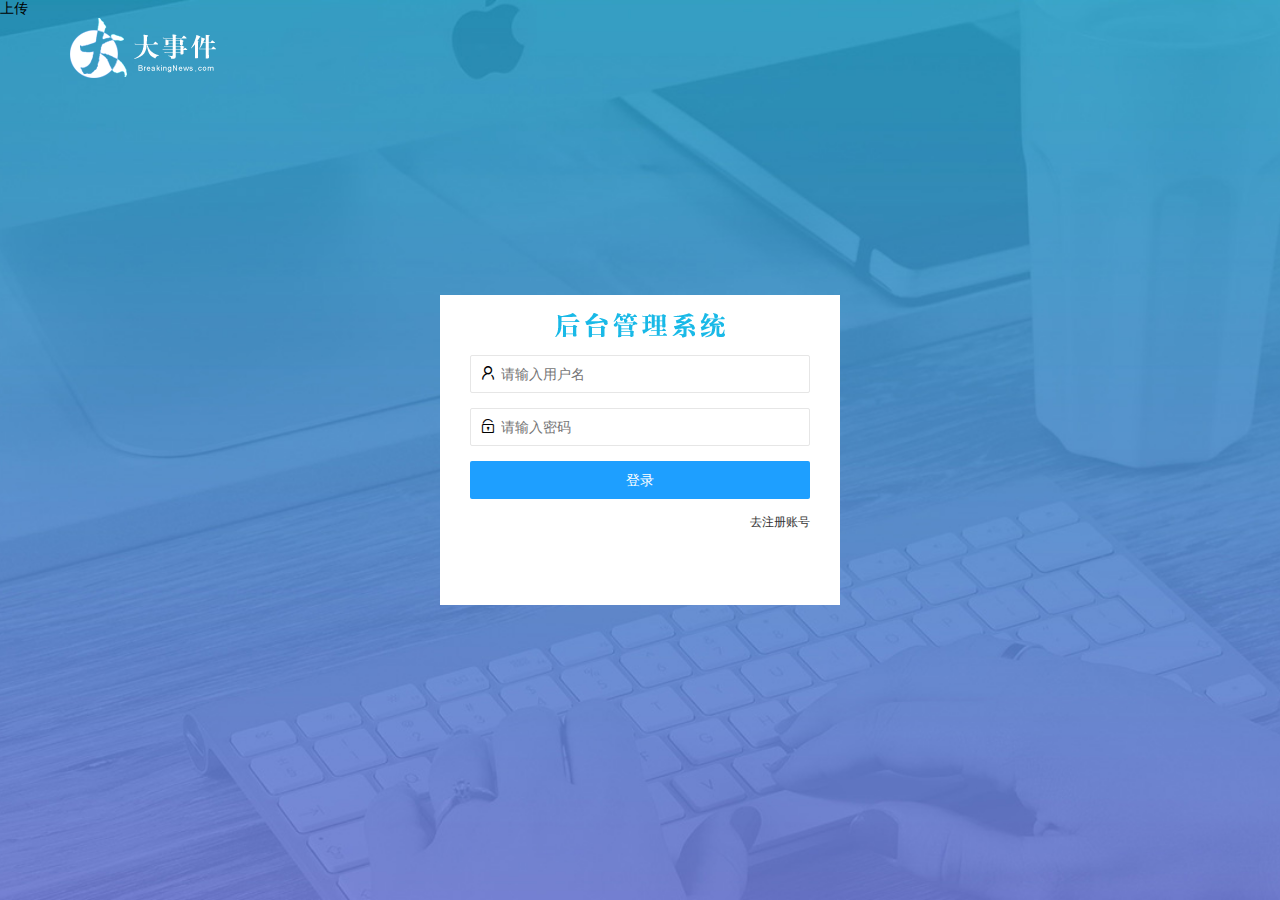
<file: login.html>
<!DOCTYPE html>上传
<html lang="en">

<head>
    <meta charset="UTF-8">
    <meta http-equiv="X-UA-Compatible" content="IE=edge">
    <meta name="viewport" content="width=device-width, initial-scale=1.0">
    <title>Document</title>
    <link rel="stylesheet" href="assets/css/login.css">
    <link rel="stylesheet" href="assets/lib/layui/css/layui.css">
</head>

<body>
    <div class="layui-main">
        <img src="assets/images/logo.png" alt="" />
    </div>
    <div class="loginAndRegBox">
        <div class="title-box"></div>
        <!-- 登录div -->
        <div class="login-box">
            <form class="layui-form" action="" id="form-login">
                <!-- 用户名 -->
                <div class="layui-form-item">
                    <i class="layui-icon layui-icon-username"></i>
                    <input type="text" name="username" required lay-verify="required" placeholder="请输入用户名"
                        autocomplete="off" class="layui-input" id="liang">
                </div>
                <!-- 密码 -->
                <div class="layui-form-item">
                    <i class="layui-icon layui-icon-password"></i>
                    <input type="password" name="password" required lay-verify="required|pwd" placeholder="请输入密码"
                        autocomplete="off" class="layui-input" id="wen">
                </div>
                <!-- 按钮 -->
                <div class="layui-form-item">
                    <button class="layui-btn layui-btn-fluid  layui-btn-normal" lay-submit
                        lay-filter="formDemo">登录</button>
                </div>
                <div class="layui-form-item link">
                    <a href="javascript:;" id="link-reg">去注册账号</a>
                </div>
            </form>
        </div>
        <!-- 注册div -->
        <div class="reg-box">
            <form class="layui-form" action="" id="form-reg">
                <!-- 用户名 -->
                <div class="layui-form-item">
                    <i class="layui-icon layui-icon-username"></i>
                    <input type="text" name="username" required lay-verify="required" placeholder="请输入用户名"
                        autocomplete="off" class="layui-input">
                </div>
                <!-- 密码 -->
                <div class="layui-form-item">
                    <i class="layui-icon layui-icon-password"></i>
                    <input type="password" name="password" required lay-verify="required|pwd" placeholder="请输入密码"
                        autocomplete="off" class="layui-input">
                </div>
                <!-- 确认密码 -->
                <div class="layui-form-item">
                    <i class="layui-icon layui-icon-password"></i>
                    <input type="password" name="repassword" required lay-verify="required|pwd|repwd" placeholder="请输入密码"
                        autocomplete="off" class="layui-input">
                </div>
                <!-- 按钮 -->
                <div class="layui-form-item">
                    <button class="layui-btn layui-btn-fluid  layui-btn-normal" lay-submit
                        lay-filter="formDemo">注册</button>
                </div>
                <div class="layui-form-item link">
                    <a href="javascript:;" id="link-login">去登录</a>
                </div>
            </form>
        </div>
    </div>
    <script src="assets/lib/layui/layui.all.js"></script>
    <script src="/assets/lib/jquery.js"></script>
    <script src="/assets/js/bseAPI.js"></script>
    <script src="/assets/js/login.js"></script>
</body>

</html>
</file>
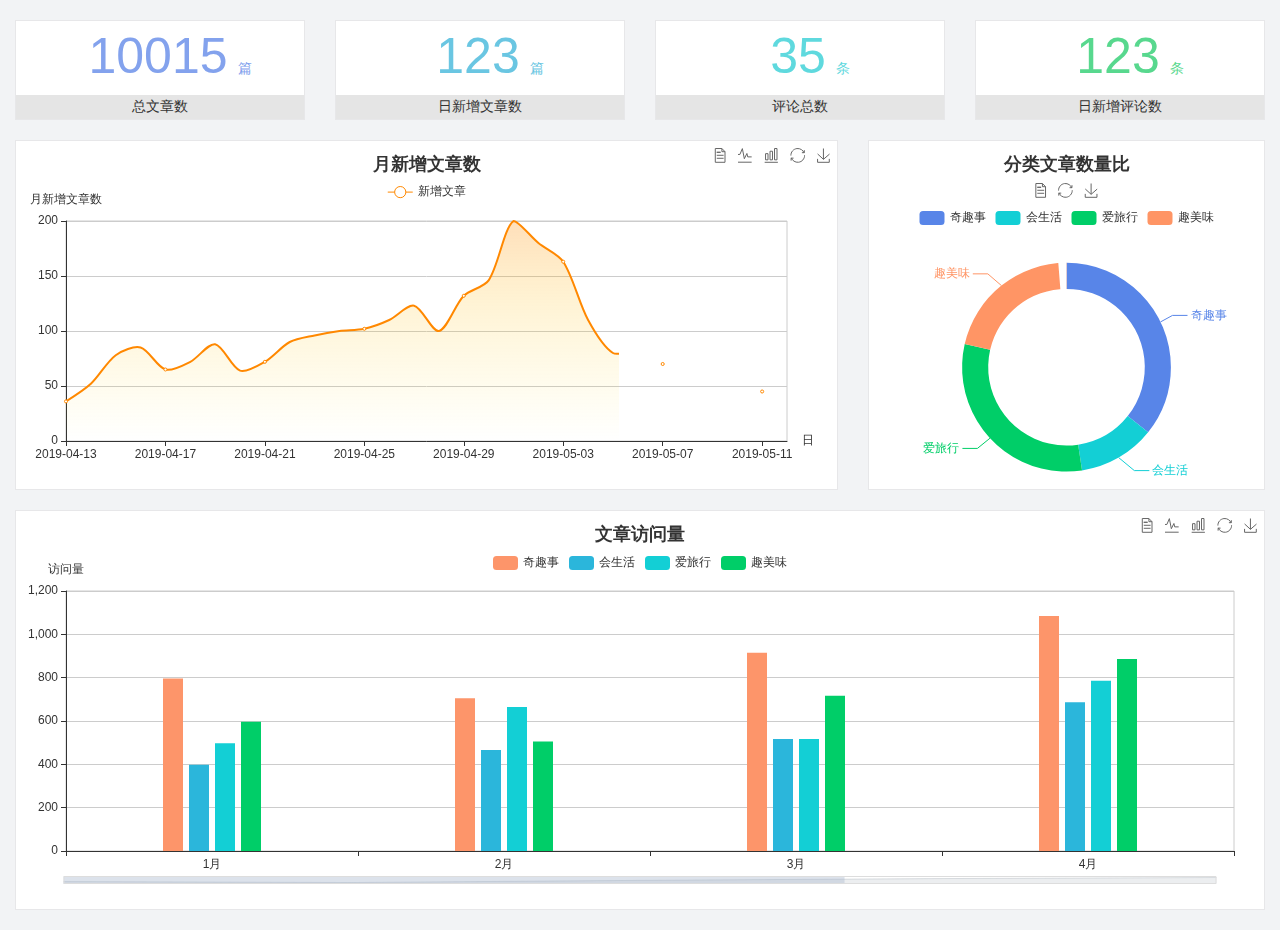
<file: home/dashboard.html>
<!DOCTYPE html>
<html lang="en">

<head>
  <meta charset="UTF-8">
  <meta name="viewport" content="width=device-width, initial-scale=1.0">
  <meta http-equiv="X-UA-Compatible" content="ie=edge">
  <title>图表统计</title>
  <link rel="stylesheet" href="../../assets/lib/bootstrap.css" />
  <link rel="stylesheet" href="../../assets/lib/main.css" />
  <script src="../../assets/lib/jquery.js"></script>
  <script type="text/javascript" src="../../assets/lib/echarts.min.js"></script>
</head>

<body>
  <div class="container-fluid">
    <div class="row spannel_list">
      <div class="col-sm-3 col-xs-6">
        <div class="spannel">
          <em>10015</em><span>篇</span>
          <b>总文章数</b>
        </div>
      </div>
      <div class="col-sm-3 col-xs-6">
        <div class="spannel scolor01">
          <em>123</em><span>篇</span>
          <b>日新增文章数</b>
        </div>
      </div>
      <div class="col-sm-3 col-xs-6">
        <div class="spannel scolor02">
          <em>35</em><span>条</span>
          <b>评论总数</b>
        </div>
      </div>
      <div class="col-sm-3 col-xs-6">
        <div class="spannel scolor03">
          <em>123</em><span>条</span>
          <b>日新增评论数</b>
        </div>
      </div>
    </div>
  </div>

  <div class="container-fluid">
    <div class="row curve-pie">
      <div class="col-lg-8 col-md-8">
        <div class="gragh_pannel" id="curve_show"></div>
      </div>
      <div class="col-lg-4 col-md-4">
        <div class="gragh_pannel" id="pie_show"></div>
      </div>
    </div>
  </div>

  <div class="container-fluid">
    <div class="column_pannel" id="column_show"></div>
  </div>

  <script>
    var oChart = echarts.init(document.getElementById('curve_show'));
    var aList_all = [
      { 'count': 36, 'date': '2019-04-13' },
      { 'count': 52, 'date': '2019-04-14' },
      { 'count': 78, 'date': '2019-04-15' },
      { 'count': 85, 'date': '2019-04-16' },
      { 'count': 65, 'date': '2019-04-17' },
      { 'count': 72, 'date': '2019-04-18' },
      { 'count': 88, 'date': '2019-04-19' },
      { 'count': 64, 'date': '2019-04-20' },
      { 'count': 72, 'date': '2019-04-21' },
      { 'count': 90, 'date': '2019-04-22' },
      { 'count': 96, 'date': '2019-04-23' },
      { 'count': 100, 'date': '2019-04-24' },
      { 'count': 102, 'date': '2019-04-25' },
      { 'count': 110, 'date': '2019-04-26' },
      { 'count': 123, 'date': '2019-04-27' },
      { 'count': 100, 'date': '2019-04-28' },
      { 'count': 132, 'date': '2019-04-29' },
      { 'count': 146, 'date': '2019-04-30' },
      { 'count': 200, 'date': '2019-05-01' },
      { 'count': 180, 'date': '2019-05-02' },
      { 'count': 163, 'date': '2019-05-03' },
      { 'count': 110, 'date': '2019-05-04' },
      { 'count': 80, 'date': '2019-05-05' },
      { 'count': 82, 'date': '2019-05-06' },
      { 'count': 70, 'date': '2019-05-07' },
      { 'count': 65, 'date': '2019-05-08' },
      { 'count': 54, 'date': '2019-05-09' },
      { 'count': 40, 'date': '2019-05-10' },
      { 'count': 45, 'date': '2019-05-11' },
      { 'count': 38, 'date': '2019-05-12' },
    ];

    let aCount = [];
    let aDate = [];

    for (var i = 0; i < aList_all.length; i++) {
      aCount.push(aList_all[i].count);
      aDate.push(aList_all[i].date);
    }

    var chartopt = {
      title: {
        text: '月新增文章数',
        left: 'center',
        top: '10'
      },
      tooltip: {
        trigger: 'axis'
      },
      legend: {
        data: ['新增文章'],
        top: '40'
      },
      toolbox: {
        show: true,
        feature: {
          mark: { show: true },
          dataView: { show: true, readOnly: false },
          magicType: { show: true, type: ['line', 'bar'] },
          restore: { show: true },
          saveAsImage: { show: true }
        }
      },
      calculable: true,
      xAxis: [
        {
          name: '日',
          type: 'category',
          boundaryGap: false,
          data: aDate
        }
      ],
      yAxis: [
        {
          name: '月新增文章数',
          type: 'value'
        }
      ],
      series: [
        {
          name: '新增文章',
          type: 'line',
          smooth: true,
          itemStyle: { normal: { areaStyle: { type: 'default' }, color: '#f80' }, lineStyle: { color: '#f80' } },
          data: aCount
        }],
      areaStyle: {
        normal: {
          color: new echarts.graphic.LinearGradient(0, 0, 0, 1, [{
            offset: 0,
            color: 'rgba(255,136,0,0.39)'
          }, {
            offset: .34,
            color: 'rgba(255,180,0,0.25)'
          }, {
            offset: 1,
            color: 'rgba(255,222,0,0.00)'
          }])

        }
      },
      grid: {
        show: true,
        x: 50,
        x2: 50,
        y: 80,
        height: 220
      }
    };

    oChart.setOption(chartopt);


    var oPie = echarts.init(document.getElementById('pie_show'));
    var oPieopt =
    {
      title: {
        top: 10,
        text: '分类文章数量比',
        x: 'center'
      },
      tooltip: {
        trigger: 'item',
        formatter: "{a} <br/>{b} : {c} ({d}%)"
      },
      color: ['#5885e8', '#13cfd5', '#00ce68', '#ff9565'],
      legend: {
        x: 'center',
        top: 65,
        data: ['奇趣事', '会生活', '爱旅行', '趣美味']
      },
      toolbox: {
        show: true,
        x: 'center',
        top: 35,
        feature: {
          mark: { show: true },
          dataView: { show: true, readOnly: false },
          magicType: {
            show: true,
            type: ['pie', 'funnel'],
            option: {
              funnel: {
                x: '25%',
                width: '50%',
                funnelAlign: 'left',
                max: 1548
              }
            }
          },
          restore: { show: true },
          saveAsImage: { show: true }
        }
      },
      calculable: true,
      series: [
        {
          name: '访问来源',
          type: 'pie',
          radius: ['45%', '60%'],
          center: ['50%', '65%'],
          data: [
            { value: 300, name: '奇趣事' },
            { value: 100, name: '会生活' },
            { value: 260, name: '爱旅行' },
            { value: 180, name: '趣美味' }
          ]
        }
      ]
    };
    oPie.setOption(oPieopt);



    var oColumn = this.echarts.init(document.getElementById('column_show'));
    var oColumnopt =
    {
      title: {
        text: '文章访问量',
        left: 'center',
        top: '10'
      },
      tooltip: {
        trigger: 'axis'
      },
      legend: {
        data: ['奇趣事', '会生活', '爱旅行', '趣美味'],
        top: '40'
      },
      toolbox: {
        show: true,
        feature: {
          mark: { show: true },
          dataView: { show: true, readOnly: false },
          magicType: { show: true, type: ['line', 'bar'] },
          restore: { show: true },
          saveAsImage: { show: true }
        }
      },
      calculable: true,
      xAxis: [
        {
          type: 'category',
          data: ['1月', '2月', '3月', '4月', '5月']
        }
      ],
      yAxis: [
        {
          name: '访问量',
          type: 'value'
        }
      ],
      series: [
        {
          name: '奇趣事',
          type: 'bar',
          barWidth: 20,
          itemStyle: {
            normal: { areaStyle: { type: 'default' }, color: '#fd956a' }
          },
          data: [800, 708, 920, 1090, 1200]
        },
        {
          name: '会生活',
          type: 'bar',
          barWidth: 20,
          itemStyle: {
            normal: { areaStyle: { type: 'default' }, color: '#2bb6db' }
          },
          data: [400, 468, 520, 690, 800]
        },
        {
          name: '爱旅行',
          type: 'bar',
          barWidth: 20,
          itemStyle: {
            normal: { areaStyle: { type: 'default' }, color: '#13cfd5' }
          },
          data: [500, 668, 520, 790, 900]
        },
        {
          name: '趣美味',
          type: 'bar',
          barWidth: 20,
          itemStyle: {
            normal: { areaStyle: { type: 'default' }, color: '#00ce68' }
          },
          data: [600, 508, 720, 890, 1000]
        }
      ],
      grid: {
        show: true,
        x: 50,
        x2: 30,
        y: 80,
        height: 260
      },
      dataZoom: [//给x轴设置滚动条
        {
          start: 0,//默认为0
          end: 100 - 1000 / 31,//默认为100
          type: 'slider',
          show: true,
          xAxisIndex: [0],
          handleSize: 0,//滑动条的 左右2个滑动条的大小
          height: 8,//组件高度
          left: 45, //左边的距离
          right: 50,//右边的距离
          bottom: 26,//右边的距离
          handleColor: '#ddd',//h滑动图标的颜色
          handleStyle: {
            borderColor: "#cacaca",
            borderWidth: "1",
            shadowBlur: 2,
            background: "#ddd",
            shadowColor: "#ddd",
          }
        }]
    };
    oColumn.setOption(oColumnopt);
  </script>
</body>

</html>
</file>
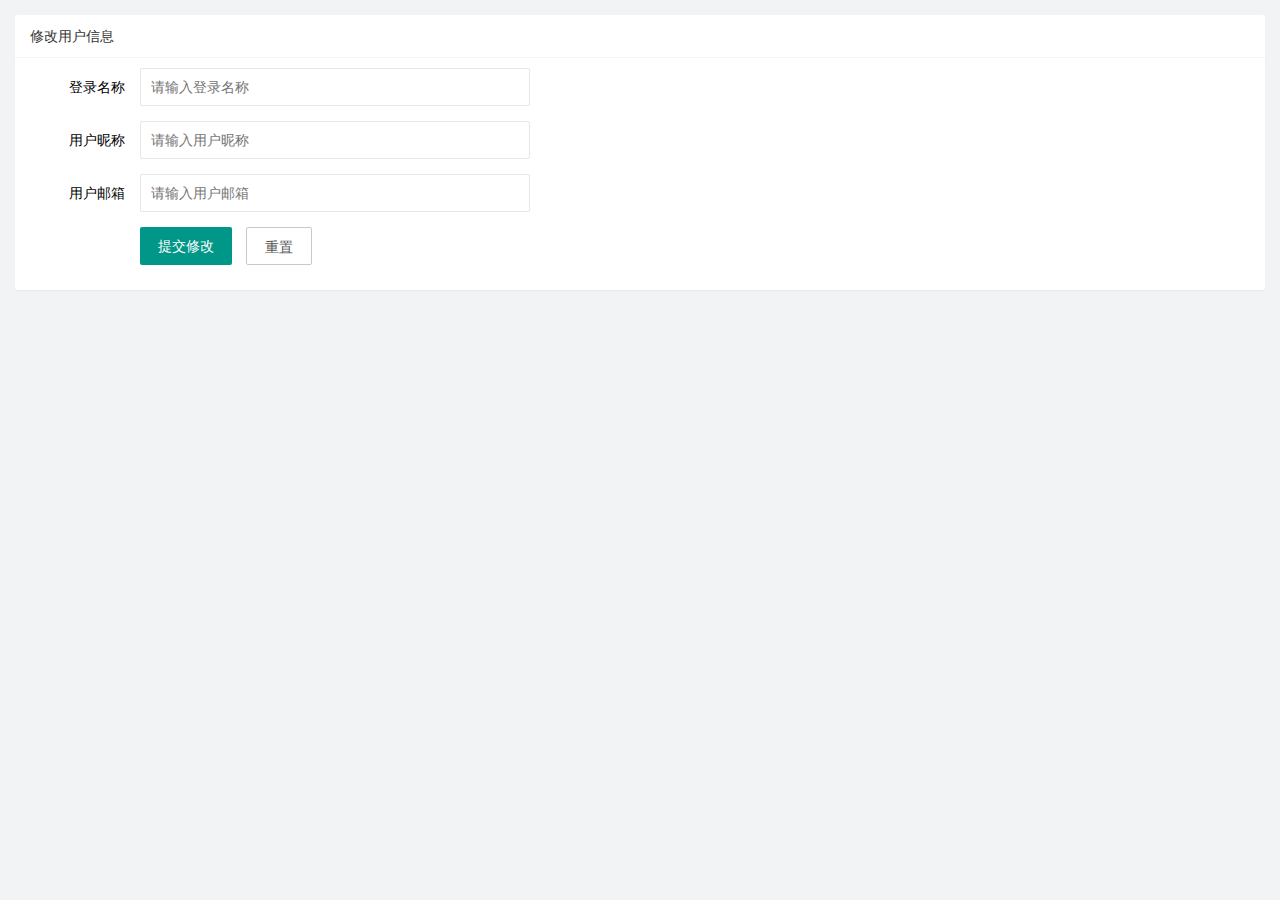
<file: user/use_info.html>
<!DOCTYPE html>
<html lang="en">
  <head>
    <meta charset="UTF-8" />
    <meta name="viewport" content="width=device-width, initial-scale=1.0" />
    <title>Document</title>
    <!-- 导入 layui 的样式 -->
    <link rel="stylesheet" href="/assets/lib/layui/css/layui.css" />
    <!-- 导入自己的样式 -->
    <link rel="stylesheet" href="/assets/css/user/user_info.css" />
  </head>
  <body>
    <!-- 卡片区域 -->
    <div class="layui-card">
      <div class="layui-card-header">修改用户信息</div>
      <div class="layui-card-body">
        <!-- form 表单区域 -->
        <form class="layui-form" lay-filter="formUserInfo">
          <!-- 这是隐藏域 -->
          <input type="hidden" name="id" value="" />
          <div class="layui-form-item">
            <label class="layui-form-label">登录名称</label>
            <div class="layui-input-block">
              <input type="text" name="username" required lay-verify="required" placeholder="请输入登录名称" autocomplete="off" class="layui-input" readonly />
            </div>
          </div>
          <div class="layui-form-item">
            <label class="layui-form-label">用户昵称</label>
            <div class="layui-input-block">
              <input type="text" name="nickname" required lay-verify="required|nickname" placeholder="请输入用户昵称" autocomplete="off" class="layui-input" />
            </div>
          </div>
          <div class="layui-form-item">
            <label class="layui-form-label">用户邮箱</label>
            <div class="layui-input-block">
              <input type="text" name="email" required lay-verify="required|email" placeholder="请输入用户邮箱" autocomplete="off" class="layui-input" />
            </div>
          </div>
          <div class="layui-form-item">
            <div class="layui-input-block">
              <button class="layui-btn" lay-submit lay-filter="formDemo">提交修改</button>
              <button type="reset" class="layui-btn layui-btn-primary" id="btnReset">重置</button>
            </div>
          </div>
        </form>
      </div>
    </div>

    <!-- 导入 layui 的 js -->
    <script src="/assets/lib/layui/layui.all.js"></script>
    <!-- 导入 jquery -->
    <script src="/assets/lib/jquery.js"></script>
    <!-- 导入 baseAPI -->
    <script src="/assets/js/bseAPI.js"></script>
    <!-- 导入自己的 js -->
    <script src="/assets/js/user/user_info.js"></script>
  </body>
</html>
</file>
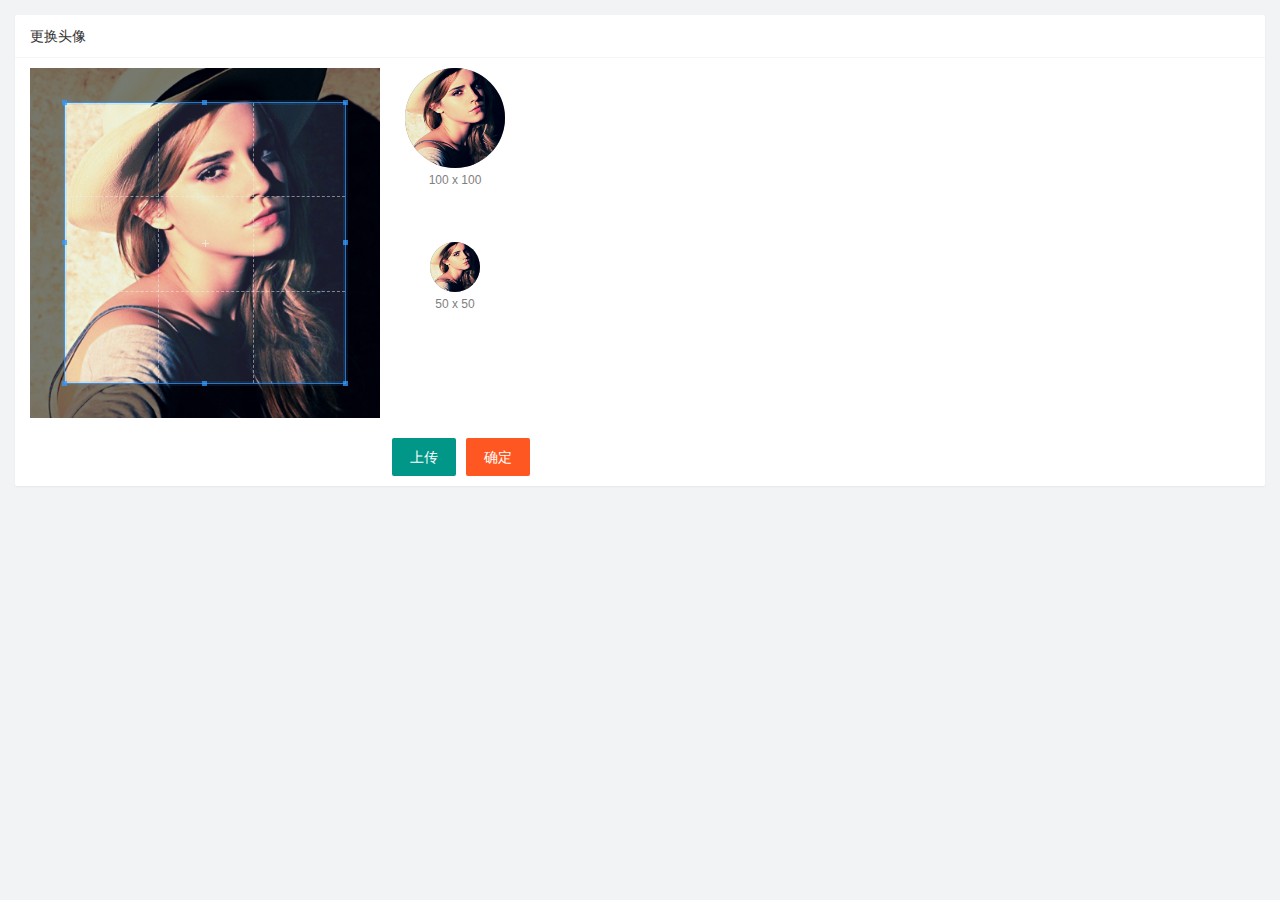
<file: user/user_avatar.html>
<!DOCTYPE html>
<html lang="en">
  <head>
    <meta charset="UTF-8" />
    <meta name="viewport" content="width=device-width, initial-scale=1.0" />
    <title>Document</title>
    <link rel="stylesheet" href="/assets/lib/layui/css/layui.css" />
    <link rel="stylesheet" href="/assets/lib/cropper/cropper.css" />
    <link rel="stylesheet" href="/assets/css/user/user_avatar.css" />
  </head>
  <body>
    <!-- 卡片区域 -->
    <div class="layui-card">
      <div class="layui-card-header">更换头像</div>
      <div class="layui-card-body">
        <!-- 第一行的图片裁剪和预览区域 -->
        <div class="row1">
          <!-- 图片裁剪区域 -->
          <div class="cropper-box">
            <!-- 这个 img 标签很重要，将来会把它初始化为裁剪区域 -->
            <img id="image" src="/assets/images/sample.jpg" />
          </div>
          <!-- 图片的预览区域 -->
          <div class="preview-box">
            <div>
              <!-- 宽高为 100px 的预览区域 -->
              <div class="img-preview w100"></div>
              <p class="size">100 x 100</p>
            </div>
            <div>
              <!-- 宽高为 50px 的预览区域 -->
              <div class="img-preview w50"></div>
              <p class="size">50 x 50</p>
            </div>
          </div>
        </div>

        <!-- 第二行的按钮区域 -->
        <div class="row2">
          <!-- 通过 accept 属性，可以指定，允许用户选择什么类型的文件 -->
          <input type="file" id="file" accept="image/png,image/jpeg" />
          <button type="button" class="layui-btn" id="btnChooseImage">上传</button>
          <button type="button" class="layui-btn layui-btn-danger" id="btnUpload">确定</button>
        </div>
      </div>
    </div>

    <script src="/assets/lib/layui/layui.all.js"></script>
    <script src="/assets/lib/jquery.js"></script>
    <script src="/assets/lib/cropper/Cropper.js"></script>
    <script src="/assets/lib/cropper/jquery-cropper.js"></script>
    <script src="/assets/js/bseAPI.js"></script>
    <script src="/assets/js/user/user_avatar.js"></script>
  </body>
</html>
</file>
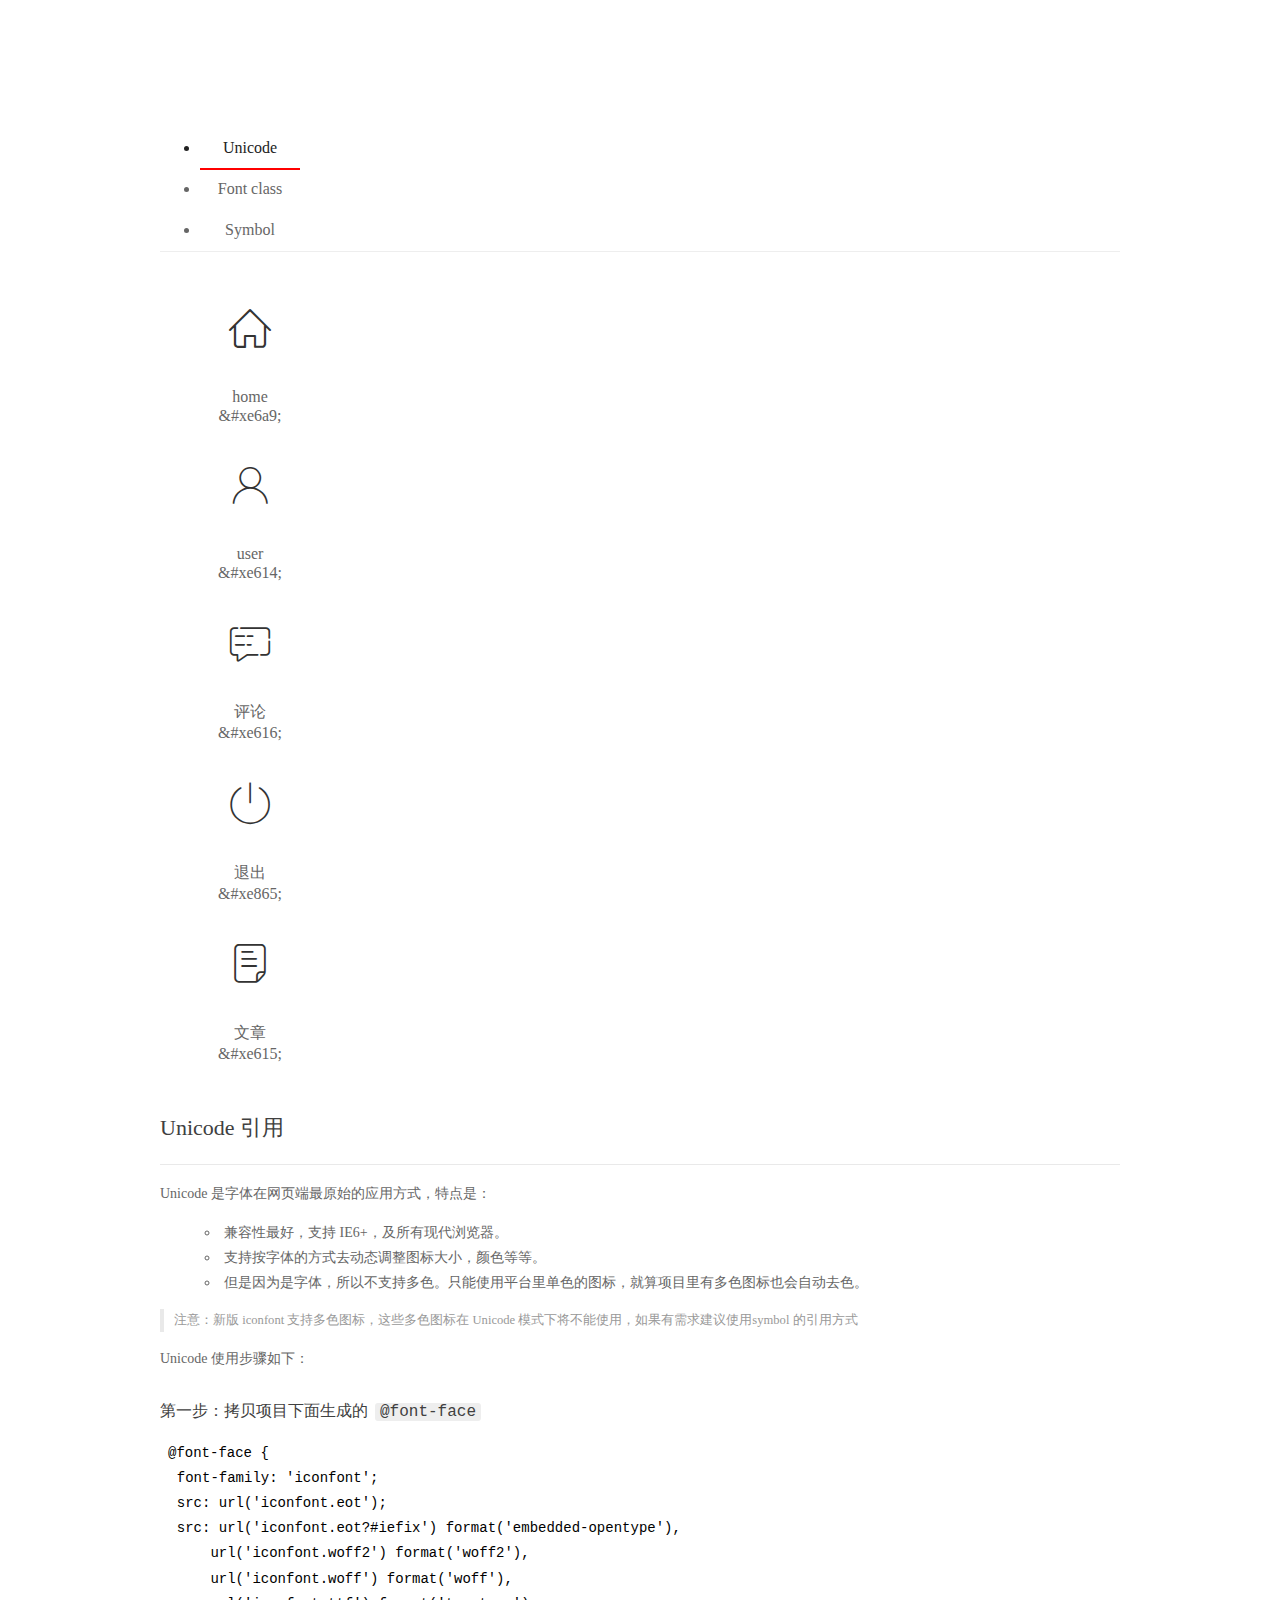
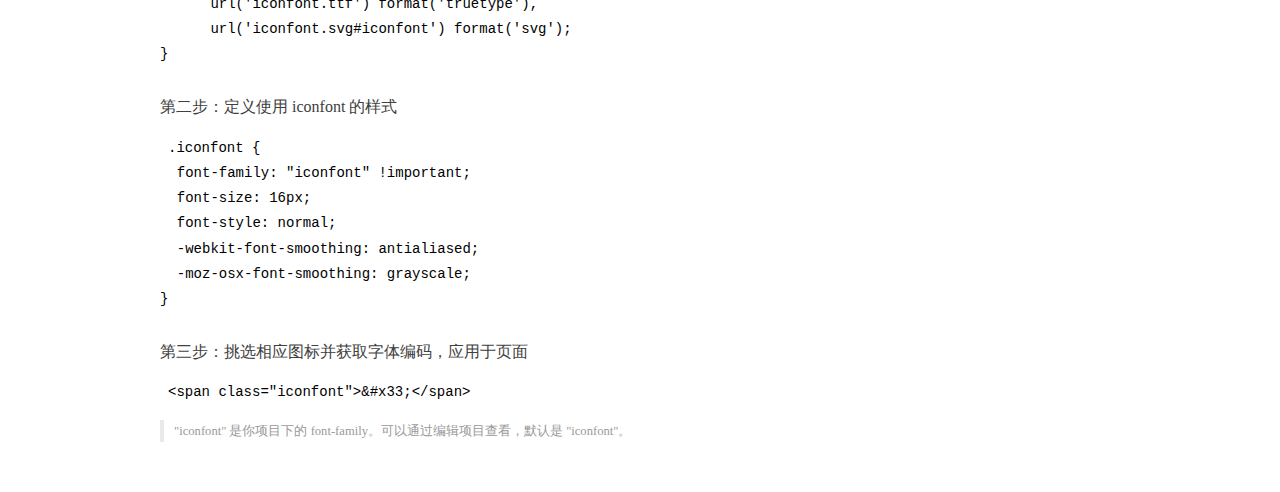
<file: assets/fonts/demo_index.html>
<!DOCTYPE html>
<html>
<head>
  <meta charset="utf-8"/>
  <title>IconFont Demo</title>
  <link rel="shortcut icon" href="https://gtms04.alicdn.com/tps/i4/TB1_oz6GVXXXXaFXpXXJDFnIXXX-64-64.ico" type="image/x-icon"/>
  <link rel="stylesheet" href="https://g.alicdn.com/thx/cube/1.3.2/cube.min.css">
  <link rel="stylesheet" href="demo.css">
  <link rel="stylesheet" href="iconfont.css">
  <script src="iconfont.js"></script>
  <!-- jQuery -->
  <script src="https://a1.alicdn.com/oss/uploads/2018/12/26/7bfddb60-08e8-11e9-9b04-53e73bb6408b.js"></script>
  <!-- 代码高亮 -->
  <script src="https://a1.alicdn.com/oss/uploads/2018/12/26/a3f714d0-08e6-11e9-8a15-ebf944d7534c.js"></script>
</head>
<body>
  <div class="main">
    <h1 class="logo"><a href="https://www.iconfont.cn/" title="iconfont 首页" target="_blank">&#xe86b;</a></h1>
    <div class="nav-tabs">
      <ul id="tabs" class="dib-box">
        <li class="dib active"><span>Unicode</span></li>
        <li class="dib"><span>Font class</span></li>
        <li class="dib"><span>Symbol</span></li>
      </ul>
      
    </div>
    <div class="tab-container">
      <div class="content unicode" style="display: block;">
          <ul class="icon_lists dib-box">
          
            <li class="dib">
              <span class="icon iconfont">&#xe6a9;</span>
                <div class="name">home</div>
                <div class="code-name">&amp;#xe6a9;</div>
              </li>
          
            <li class="dib">
              <span class="icon iconfont">&#xe614;</span>
                <div class="name">user</div>
                <div class="code-name">&amp;#xe614;</div>
              </li>
          
            <li class="dib">
              <span class="icon iconfont">&#xe616;</span>
                <div class="name">评论</div>
                <div class="code-name">&amp;#xe616;</div>
              </li>
          
            <li class="dib">
              <span class="icon iconfont">&#xe865;</span>
                <div class="name">退出</div>
                <div class="code-name">&amp;#xe865;</div>
              </li>
          
            <li class="dib">
              <span class="icon iconfont">&#xe615;</span>
                <div class="name">文章</div>
                <div class="code-name">&amp;#xe615;</div>
              </li>
          
          </ul>
          <div class="article markdown">
          <h2 id="unicode-">Unicode 引用</h2>
          <hr>

          <p>Unicode 是字体在网页端最原始的应用方式，特点是：</p>
          <ul>
            <li>兼容性最好，支持 IE6+，及所有现代浏览器。</li>
            <li>支持按字体的方式去动态调整图标大小，颜色等等。</li>
            <li>但是因为是字体，所以不支持多色。只能使用平台里单色的图标，就算项目里有多色图标也会自动去色。</li>
          </ul>
          <blockquote>
            <p>注意：新版 iconfont 支持多色图标，这些多色图标在 Unicode 模式下将不能使用，如果有需求建议使用symbol 的引用方式</p>
          </blockquote>
          <p>Unicode 使用步骤如下：</p>
          <h3 id="-font-face">第一步：拷贝项目下面生成的 <code>@font-face</code></h3>
<pre><code class="language-css"
>@font-face {
  font-family: 'iconfont';
  src: url('iconfont.eot');
  src: url('iconfont.eot?#iefix') format('embedded-opentype'),
      url('iconfont.woff2') format('woff2'),
      url('iconfont.woff') format('woff'),
      url('iconfont.ttf') format('truetype'),
      url('iconfont.svg#iconfont') format('svg');
}
</code></pre>
          <h3 id="-iconfont-">第二步：定义使用 iconfont 的样式</h3>
<pre><code class="language-css"
>.iconfont {
  font-family: "iconfont" !important;
  font-size: 16px;
  font-style: normal;
  -webkit-font-smoothing: antialiased;
  -moz-osx-font-smoothing: grayscale;
}
</code></pre>
          <h3 id="-">第三步：挑选相应图标并获取字体编码，应用于页面</h3>
<pre>
<code class="language-html"
>&lt;span class="iconfont"&gt;&amp;#x33;&lt;/span&gt;
</code></pre>
          <blockquote>
            <p>"iconfont" 是你项目下的 font-family。可以通过编辑项目查看，默认是 "iconfont"。</p>
          </blockquote>
          </div>
      </div>
      <div class="content font-class">
        <ul class="icon_lists dib-box">
          
          <li class="dib">
            <span class="icon iconfont icon-home"></span>
            <div class="name">
              home
            </div>
            <div class="code-name">.icon-home
            </div>
          </li>
          
          <li class="dib">
            <span class="icon iconfont icon-user"></span>
            <div class="name">
              user
            </div>
            <div class="code-name">.icon-user
            </div>
          </li>
          
          <li class="dib">
            <span class="icon iconfont icon-pinglun"></span>
            <div class="name">
              评论
            </div>
            <div class="code-name">.icon-pinglun
            </div>
          </li>
          
          <li class="dib">
            <span class="icon iconfont icon-tuichu"></span>
            <div class="name">
              退出
            </div>
            <div class="code-name">.icon-tuichu
            </div>
          </li>
          
          <li class="dib">
            <span class="icon iconfont icon-16"></span>
            <div class="name">
              文章
            </div>
            <div class="code-name">.icon-16
            </div>
          </li>
          
        </ul>
        <div class="article markdown">
        <h2 id="font-class-">font-class 引用</h2>
        <hr>

        <p>font-class 是 Unicode 使用方式的一种变种，主要是解决 Unicode 书写不直观，语意不明确的问题。</p>
        <p>与 Unicode 使用方式相比，具有如下特点：</p>
        <ul>
          <li>兼容性良好，支持 IE8+，及所有现代浏览器。</li>
          <li>相比于 Unicode 语意明确，书写更直观。可以很容易分辨这个 icon 是什么。</li>
          <li>因为使用 class 来定义图标，所以当要替换图标时，只需要修改 class 里面的 Unicode 引用。</li>
          <li>不过因为本质上还是使用的字体，所以多色图标还是不支持的。</li>
        </ul>
        <p>使用步骤如下：</p>
        <h3 id="-fontclass-">第一步：引入项目下面生成的 fontclass 代码：</h3>
<pre><code class="language-html">&lt;link rel="stylesheet" href="./iconfont.css"&gt;
</code></pre>
        <h3 id="-">第二步：挑选相应图标并获取类名，应用于页面：</h3>
<pre><code class="language-html">&lt;span class="iconfont icon-xxx"&gt;&lt;/span&gt;
</code></pre>
        <blockquote>
          <p>"
            iconfont" 是你项目下的 font-family。可以通过编辑项目查看，默认是 "iconfont"。</p>
        </blockquote>
      </div>
      </div>
      <div class="content symbol">
          <ul class="icon_lists dib-box">
          
            <li class="dib">
                <svg class="icon svg-icon" aria-hidden="true">
                  <use xlink:href="#icon-home"></use>
                </svg>
                <div class="name">home</div>
                <div class="code-name">#icon-home</div>
            </li>
          
            <li class="dib">
                <svg class="icon svg-icon" aria-hidden="true">
                  <use xlink:href="#icon-user"></use>
                </svg>
                <div class="name">user</div>
                <div class="code-name">#icon-user</div>
            </li>
          
            <li class="dib">
                <svg class="icon svg-icon" aria-hidden="true">
                  <use xlink:href="#icon-pinglun"></use>
                </svg>
                <div class="name">评论</div>
                <div class="code-name">#icon-pinglun</div>
            </li>
          
            <li class="dib">
                <svg class="icon svg-icon" aria-hidden="true">
                  <use xlink:href="#icon-tuichu"></use>
                </svg>
                <div class="name">退出</div>
                <div class="code-name">#icon-tuichu</div>
            </li>
          
            <li class="dib">
                <svg class="icon svg-icon" aria-hidden="true">
                  <use xlink:href="#icon-16"></use>
                </svg>
                <div class="name">文章</div>
                <div class="code-name">#icon-16</div>
            </li>
          
          </ul>
          <div class="article markdown">
          <h2 id="symbol-">Symbol 引用</h2>
          <hr>

          <p>这是一种全新的使用方式，应该说这才是未来的主流，也是平台目前推荐的用法。相关介绍可以参考这篇<a href="">文章</a>
            这种用法其实是做了一个 SVG 的集合，与另外两种相比具有如下特点：</p>
          <ul>
            <li>支持多色图标了，不再受单色限制。</li>
            <li>通过一些技巧，支持像字体那样，通过 <code>font-size</code>, <code>color</code> 来调整样式。</li>
            <li>兼容性较差，支持 IE9+，及现代浏览器。</li>
            <li>浏览器渲染 SVG 的性能一般，还不如 png。</li>
          </ul>
          <p>使用步骤如下：</p>
          <h3 id="-symbol-">第一步：引入项目下面生成的 symbol 代码：</h3>
<pre><code class="language-html">&lt;script src="./iconfont.js"&gt;&lt;/script&gt;
</code></pre>
          <h3 id="-css-">第二步：加入通用 CSS 代码（引入一次就行）：</h3>
<pre><code class="language-html">&lt;style&gt;
.icon {
  width: 1em;
  height: 1em;
  vertical-align: -0.15em;
  fill: currentColor;
  overflow: hidden;
}
&lt;/style&gt;
</code></pre>
          <h3 id="-">第三步：挑选相应图标并获取类名，应用于页面：</h3>
<pre><code class="language-html">&lt;svg class="icon" aria-hidden="true"&gt;
  &lt;use xlink:href="#icon-xxx"&gt;&lt;/use&gt;
&lt;/svg&gt;
</code></pre>
          </div>
      </div>

    </div>
  </div>
  <script>
  $(document).ready(function () {
      $('.tab-container .content:first').show()

      $('#tabs li').click(function (e) {
        var tabContent = $('.tab-container .content')
        var index = $(this).index()

        if ($(this).hasClass('active')) {
          return
        } else {
          $('#tabs li').removeClass('active')
          $(this).addClass('active')

          tabContent.hide().eq(index).fadeIn()
        }
      })
    })
  </script>
</body>
</html>
</file>
<file: assets/css/login.css>
html,
body{
    margin: 0px;
    padding: 0px;
    height: 100%;
    width: 100%;
    background: url('/assets/images/login_bg.jpg') no-repeat  center;
    background-size: cover;
}
.loginAndRegBox{
    width: 400px;
    height: 310px;
    background-color: #fff;
    position: absolute;
    left: 50%;
    top: 50%;
    transform: translate(-50%,-50%);
}
.title-box{
    height: 60px;
    background: url('/assets/images/login_title.png') no-repeat center;
}
.reg-box{
    display: none;
}
.layui-form{
    padding: 0px 30px;
}
.link{
    display: flex;
    justify-content: flex-end;

}
.link a{
    font-size: 12px;
}
.layui-form-item{
    position: relative;
}
.layui-icon{
    position: absolute;
    left: 10px;
    top: 10px;
}
.layui-input{
    padding-left: 30px!important;
}
</file>
<file: assets/lib/layui/css/layui.css>
/** layui-v2.5.5 MIT License By https://www.layui.com */
 .layui-inline,img{display:inline-block;vertical-align:middle}h1,h2,h3,h4,h5,h6{font-weight:400}.layui-edge,.layui-header,.layui-inline,.layui-main{position:relative}.layui-body,.layui-edge,.layui-elip{overflow:hidden}.layui-btn,.layui-edge,.layui-inline,img{vertical-align:middle}.layui-btn,.layui-disabled,.layui-icon,.layui-unselect{-moz-user-select:none;-webkit-user-select:none;-ms-user-select:none}.layui-elip,.layui-form-checkbox span,.layui-form-pane .layui-form-label{text-overflow:ellipsis;white-space:nowrap}.layui-breadcrumb,.layui-tree-btnGroup{visibility:hidden}blockquote,body,button,dd,div,dl,dt,form,h1,h2,h3,h4,h5,h6,input,li,ol,p,pre,td,textarea,th,ul{margin:0;padding:0;-webkit-tap-highlight-color:rgba(0,0,0,0)}a:active,a:hover{outline:0}img{border:none}li{list-style:none}table{border-collapse:collapse;border-spacing:0}h4,h5,h6{font-size:100%}button,input,optgroup,option,select,textarea{font-family:inherit;font-size:inherit;font-style:inherit;font-weight:inherit;outline:0}pre{white-space:pre-wrap;white-space:-moz-pre-wrap;white-space:-pre-wrap;white-space:-o-pre-wrap;word-wrap:break-word}body{line-height:24px;font:14px Helvetica Neue,Helvetica,PingFang SC,Tahoma,Arial,sans-serif}hr{height:1px;margin:10px 0;border:0;clear:both}a{color:#333;text-decoration:none}a:hover{color:#777}a cite{font-style:normal;*cursor:pointer}.layui-border-box,.layui-border-box *{box-sizing:border-box}.layui-box,.layui-box *{box-sizing:content-box}.layui-clear{clear:both;*zoom:1}.layui-clear:after{content:'\20';clear:both;*zoom:1;display:block;height:0}.layui-inline{*display:inline;*zoom:1}.layui-edge{display:inline-block;width:0;height:0;border-width:6px;border-style:dashed;border-color:transparent}.layui-edge-top{top:-4px;border-bottom-color:#999;border-bottom-style:solid}.layui-edge-right{border-left-color:#999;border-left-style:solid}.layui-edge-bottom{top:2px;border-top-color:#999;border-top-style:solid}.layui-edge-left{border-right-color:#999;border-right-style:solid}.layui-disabled,.layui-disabled:hover{color:#d2d2d2!important;cursor:not-allowed!important}.layui-circle{border-radius:100%}.layui-show{display:block!important}.layui-hide{display:none!important}@font-face{font-family:layui-icon;src:url(../font/iconfont.eot?v=250);src:url(../font/iconfont.eot?v=250#iefix) format('embedded-opentype'),url(../font/iconfont.woff2?v=250) format('woff2'),url(../font/iconfont.woff?v=250) format('woff'),url(../font/iconfont.ttf?v=250) format('truetype'),url(../font/iconfont.svg?v=250#layui-icon) format('svg')}.layui-icon{font-family:layui-icon!important;font-size:16px;font-style:normal;-webkit-font-smoothing:antialiased;-moz-osx-font-smoothing:grayscale}.layui-icon-reply-fill:before{content:"\e611"}.layui-icon-set-fill:before{content:"\e614"}.layui-icon-menu-fill:before{content:"\e60f"}.layui-icon-search:before{content:"\e615"}.layui-icon-share:before{content:"\e641"}.layui-icon-set-sm:before{content:"\e620"}.layui-icon-engine:before{content:"\e628"}.layui-icon-close:before{content:"\1006"}.layui-icon-close-fill:before{content:"\1007"}.layui-icon-chart-screen:before{content:"\e629"}.layui-icon-star:before{content:"\e600"}.layui-icon-circle-dot:before{content:"\e617"}.layui-icon-chat:before{content:"\e606"}.layui-icon-release:before{content:"\e609"}.layui-icon-list:before{content:"\e60a"}.layui-icon-chart:before{content:"\e62c"}.layui-icon-ok-circle:before{content:"\1005"}.layui-icon-layim-theme:before{content:"\e61b"}.layui-icon-table:before{content:"\e62d"}.layui-icon-right:before{content:"\e602"}.layui-icon-left:before{content:"\e603"}.layui-icon-cart-simple:before{content:"\e698"}.layui-icon-face-cry:before{content:"\e69c"}.layui-icon-face-smile:before{content:"\e6af"}.layui-icon-survey:before{content:"\e6b2"}.layui-icon-tree:before{content:"\e62e"}.layui-icon-upload-circle:before{content:"\e62f"}.layui-icon-add-circle:before{content:"\e61f"}.layui-icon-download-circle:before{content:"\e601"}.layui-icon-templeate-1:before{content:"\e630"}.layui-icon-util:before{content:"\e631"}.layui-icon-face-surprised:before{content:"\e664"}.layui-icon-edit:before{content:"\e642"}.layui-icon-speaker:before{content:"\e645"}.layui-icon-down:before{content:"\e61a"}.layui-icon-file:before{content:"\e621"}.layui-icon-layouts:before{content:"\e632"}.layui-icon-rate-half:before{content:"\e6c9"}.layui-icon-add-circle-fine:before{content:"\e608"}.layui-icon-prev-circle:before{content:"\e633"}.layui-icon-read:before{content:"\e705"}.layui-icon-404:before{content:"\e61c"}.layui-icon-carousel:before{content:"\e634"}.layui-icon-help:before{content:"\e607"}.layui-icon-code-circle:before{content:"\e635"}.layui-icon-water:before{content:"\e636"}.layui-icon-username:before{content:"\e66f"}.layui-icon-find-fill:before{content:"\e670"}.layui-icon-about:before{content:"\e60b"}.layui-icon-location:before{content:"\e715"}.layui-icon-up:before{content:"\e619"}.layui-icon-pause:before{content:"\e651"}.layui-icon-date:before{content:"\e637"}.layui-icon-layim-uploadfile:before{content:"\e61d"}.layui-icon-delete:before{content:"\e640"}.layui-icon-play:before{content:"\e652"}.layui-icon-top:before{content:"\e604"}.layui-icon-friends:before{content:"\e612"}.layui-icon-refresh-3:before{content:"\e9aa"}.layui-icon-ok:before{content:"\e605"}.layui-icon-layer:before{content:"\e638"}.layui-icon-face-smile-fine:before{content:"\e60c"}.layui-icon-dollar:before{content:"\e659"}.layui-icon-group:before{content:"\e613"}.layui-icon-layim-download:before{content:"\e61e"}.layui-icon-picture-fine:before{content:"\e60d"}.layui-icon-link:before{content:"\e64c"}.layui-icon-diamond:before{content:"\e735"}.layui-icon-log:before{content:"\e60e"}.layui-icon-rate-solid:before{content:"\e67a"}.layui-icon-fonts-del:before{content:"\e64f"}.layui-icon-unlink:before{content:"\e64d"}.layui-icon-fonts-clear:before{content:"\e639"}.layui-icon-triangle-r:before{content:"\e623"}.layui-icon-circle:before{content:"\e63f"}.layui-icon-radio:before{content:"\e643"}.layui-icon-align-center:before{content:"\e647"}.layui-icon-align-right:before{content:"\e648"}.layui-icon-align-left:before{content:"\e649"}.layui-icon-loading-1:before{content:"\e63e"}.layui-icon-return:before{content:"\e65c"}.layui-icon-fonts-strong:before{content:"\e62b"}.layui-icon-upload:before{content:"\e67c"}.layui-icon-dialogue:before{content:"\e63a"}.layui-icon-video:before{content:"\e6ed"}.layui-icon-headset:before{content:"\e6fc"}.layui-icon-cellphone-fine:before{content:"\e63b"}.layui-icon-add-1:before{content:"\e654"}.layui-icon-face-smile-b:before{content:"\e650"}.layui-icon-fonts-html:before{content:"\e64b"}.layui-icon-form:before{content:"\e63c"}.layui-icon-cart:before{content:"\e657"}.layui-icon-camera-fill:before{content:"\e65d"}.layui-icon-tabs:before{content:"\e62a"}.layui-icon-fonts-code:before{content:"\e64e"}.layui-icon-fire:before{content:"\e756"}.layui-icon-set:before{content:"\e716"}.layui-icon-fonts-u:before{content:"\e646"}.layui-icon-triangle-d:before{content:"\e625"}.layui-icon-tips:before{content:"\e702"}.layui-icon-picture:before{content:"\e64a"}.layui-icon-more-vertical:before{content:"\e671"}.layui-icon-flag:before{content:"\e66c"}.layui-icon-loading:before{content:"\e63d"}.layui-icon-fonts-i:before{content:"\e644"}.layui-icon-refresh-1:before{content:"\e666"}.layui-icon-rmb:before{content:"\e65e"}.layui-icon-home:before{content:"\e68e"}.layui-icon-user:before{content:"\e770"}.layui-icon-notice:before{content:"\e667"}.layui-icon-login-weibo:before{content:"\e675"}.layui-icon-voice:before{content:"\e688"}.layui-icon-upload-drag:before{content:"\e681"}.layui-icon-login-qq:before{content:"\e676"}.layui-icon-snowflake:before{content:"\e6b1"}.layui-icon-file-b:before{content:"\e655"}.layui-icon-template:before{content:"\e663"}.layui-icon-auz:before{content:"\e672"}.layui-icon-console:before{content:"\e665"}.layui-icon-app:before{content:"\e653"}.layui-icon-prev:before{content:"\e65a"}.layui-icon-website:before{content:"\e7ae"}.layui-icon-next:before{content:"\e65b"}.layui-icon-component:before{content:"\e857"}.layui-icon-more:before{content:"\e65f"}.layui-icon-login-wechat:before{content:"\e677"}.layui-icon-shrink-right:before{content:"\e668"}.layui-icon-spread-left:before{content:"\e66b"}.layui-icon-camera:before{content:"\e660"}.layui-icon-note:before{content:"\e66e"}.layui-icon-refresh:before{content:"\e669"}.layui-icon-female:before{content:"\e661"}.layui-icon-male:before{content:"\e662"}.layui-icon-password:before{content:"\e673"}.layui-icon-senior:before{content:"\e674"}.layui-icon-theme:before{content:"\e66a"}.layui-icon-tread:before{content:"\e6c5"}.layui-icon-praise:before{content:"\e6c6"}.layui-icon-star-fill:before{content:"\e658"}.layui-icon-rate:before{content:"\e67b"}.layui-icon-template-1:before{content:"\e656"}.layui-icon-vercode:before{content:"\e679"}.layui-icon-cellphone:before{content:"\e678"}.layui-icon-screen-full:before{content:"\e622"}.layui-icon-screen-restore:before{content:"\e758"}.layui-icon-cols:before{content:"\e610"}.layui-icon-export:before{content:"\e67d"}.layui-icon-print:before{content:"\e66d"}.layui-icon-slider:before{content:"\e714"}.layui-icon-addition:before{content:"\e624"}.layui-icon-subtraction:before{content:"\e67e"}.layui-icon-service:before{content:"\e626"}.layui-icon-transfer:before{content:"\e691"}.layui-main{width:1140px;margin:0 auto}.layui-header{z-index:1000;height:60px}.layui-header a:hover{transition:all .5s;-webkit-transition:all .5s}.layui-side{position:fixed;left:0;top:0;bottom:0;z-index:999;width:200px;overflow-x:hidden}.layui-side-scroll{position:relative;width:220px;height:100%;overflow-x:hidden}.layui-body{position:absolute;left:200px;right:0;top:0;bottom:0;z-index:998;width:auto;overflow-y:auto;box-sizing:border-box}.layui-layout-body{overflow:hidden}.layui-layout-admin .layui-header{background-color:#23262E}.layui-layout-admin .layui-side{top:60px;width:200px;overflow-x:hidden}.layui-layout-admin .layui-body{position:fixed;top:60px;bottom:44px}.layui-layout-admin .layui-main{width:auto;margin:0 15px}.layui-layout-admin .layui-footer{position:fixed;left:200px;right:0;bottom:0;height:44px;line-height:44px;padding:0 15px;background-color:#eee}.layui-layout-admin .layui-logo{position:absolute;left:0;top:0;width:200px;height:100%;line-height:60px;text-align:center;color:#009688;font-size:16px}.layui-layout-admin .layui-header .layui-nav{background:0 0}.layui-layout-left{position:absolute!important;left:200px;top:0}.layui-layout-right{position:absolute!important;right:0;top:0}.layui-container{position:relative;margin:0 auto;padding:0 15px;box-sizing:border-box}.layui-fluid{position:relative;margin:0 auto;padding:0 15px}.layui-row:after,.layui-row:before{content:'';display:block;clear:both}.layui-col-lg1,.layui-col-lg10,.layui-col-lg11,.layui-col-lg12,.layui-col-lg2,.layui-col-lg3,.layui-col-lg4,.layui-col-lg5,.layui-col-lg6,.layui-col-lg7,.layui-col-lg8,.layui-col-lg9,.layui-col-md1,.layui-col-md10,.layui-col-md11,.layui-col-md12,.layui-col-md2,.layui-col-md3,.layui-col-md4,.layui-col-md5,.layui-col-md6,.layui-col-md7,.layui-col-md8,.layui-col-md9,.layui-col-sm1,.layui-col-sm10,.layui-col-sm11,.layui-col-sm12,.layui-col-sm2,.layui-col-sm3,.layui-col-sm4,.layui-col-sm5,.layui-col-sm6,.layui-col-sm7,.layui-col-sm8,.layui-col-sm9,.layui-col-xs1,.layui-col-xs10,.layui-col-xs11,.layui-col-xs12,.layui-col-xs2,.layui-col-xs3,.layui-col-xs4,.layui-col-xs5,.layui-col-xs6,.layui-col-xs7,.layui-col-xs8,.layui-col-xs9{position:relative;display:block;box-sizing:border-box}.layui-col-xs1,.layui-col-xs10,.layui-col-xs11,.layui-col-xs12,.layui-col-xs2,.layui-col-xs3,.layui-col-xs4,.layui-col-xs5,.layui-col-xs6,.layui-col-xs7,.layui-col-xs8,.layui-col-xs9{float:left}.layui-col-xs1{width:8.33333333%}.layui-col-xs2{width:16.66666667%}.layui-col-xs3{width:25%}.layui-col-xs4{width:33.33333333%}.layui-col-xs5{width:41.66666667%}.layui-col-xs6{width:50%}.layui-col-xs7{width:58.33333333%}.layui-col-xs8{width:66.66666667%}.layui-col-xs9{width:75%}.layui-col-xs10{width:83.33333333%}.layui-col-xs11{width:91.66666667%}.layui-col-xs12{width:100%}.layui-col-xs-offset1{margin-left:8.33333333%}.layui-col-xs-offset2{margin-left:16.66666667%}.layui-col-xs-offset3{margin-left:25%}.layui-col-xs-offset4{margin-left:33.33333333%}.layui-col-xs-offset5{margin-left:41.66666667%}.layui-col-xs-offset6{margin-left:50%}.layui-col-xs-offset7{margin-left:58.33333333%}.layui-col-xs-offset8{margin-left:66.66666667%}.layui-col-xs-offset9{margin-left:75%}.layui-col-xs-offset10{margin-left:83.33333333%}.layui-col-xs-offset11{margin-left:91.66666667%}.layui-col-xs-offset12{margin-left:100%}@media screen and (max-width:768px){.layui-hide-xs{display:none!important}.layui-show-xs-block{display:block!important}.layui-show-xs-inline{display:inline!important}.layui-show-xs-inline-block{display:inline-block!important}}@media screen and (min-width:768px){.layui-container{width:750px}.layui-hide-sm{display:none!important}.layui-show-sm-block{display:block!important}.layui-show-sm-inline{display:inline!important}.layui-show-sm-inline-block{display:inline-block!important}.layui-col-sm1,.layui-col-sm10,.layui-col-sm11,.layui-col-sm12,.layui-col-sm2,.layui-col-sm3,.layui-col-sm4,.layui-col-sm5,.layui-col-sm6,.layui-col-sm7,.layui-col-sm8,.layui-col-sm9{float:left}.layui-col-sm1{width:8.33333333%}.layui-col-sm2{width:16.66666667%}.layui-col-sm3{width:25%}.layui-col-sm4{width:33.33333333%}.layui-col-sm5{width:41.66666667%}.layui-col-sm6{width:50%}.layui-col-sm7{width:58.33333333%}.layui-col-sm8{width:66.66666667%}.layui-col-sm9{width:75%}.layui-col-sm10{width:83.33333333%}.layui-col-sm11{width:91.66666667%}.layui-col-sm12{width:100%}.layui-col-sm-offset1{margin-left:8.33333333%}.layui-col-sm-offset2{margin-left:16.66666667%}.layui-col-sm-offset3{margin-left:25%}.layui-col-sm-offset4{margin-left:33.33333333%}.layui-col-sm-offset5{margin-left:41.66666667%}.layui-col-sm-offset6{margin-left:50%}.layui-col-sm-offset7{margin-left:58.33333333%}.layui-col-sm-offset8{margin-left:66.66666667%}.layui-col-sm-offset9{margin-left:75%}.layui-col-sm-offset10{margin-left:83.33333333%}.layui-col-sm-offset11{margin-left:91.66666667%}.layui-col-sm-offset12{margin-left:100%}}@media screen and (min-width:992px){.layui-container{width:970px}.layui-hide-md{display:none!important}.layui-show-md-block{display:block!important}.layui-show-md-inline{display:inline!important}.layui-show-md-inline-block{display:inline-block!important}.layui-col-md1,.layui-col-md10,.layui-col-md11,.layui-col-md12,.layui-col-md2,.layui-col-md3,.layui-col-md4,.layui-col-md5,.layui-col-md6,.layui-col-md7,.layui-col-md8,.layui-col-md9{float:left}.layui-col-md1{width:8.33333333%}.layui-col-md2{width:16.66666667%}.layui-col-md3{width:25%}.layui-col-md4{width:33.33333333%}.layui-col-md5{width:41.66666667%}.layui-col-md6{width:50%}.layui-col-md7{width:58.33333333%}.layui-col-md8{width:66.66666667%}.layui-col-md9{width:75%}.layui-col-md10{width:83.33333333%}.layui-col-md11{width:91.66666667%}.layui-col-md12{width:100%}.layui-col-md-offset1{margin-left:8.33333333%}.layui-col-md-offset2{margin-left:16.66666667%}.layui-col-md-offset3{margin-left:25%}.layui-col-md-offset4{margin-left:33.33333333%}.layui-col-md-offset5{margin-left:41.66666667%}.layui-col-md-offset6{margin-left:50%}.layui-col-md-offset7{margin-left:58.33333333%}.layui-col-md-offset8{margin-left:66.66666667%}.layui-col-md-offset9{margin-left:75%}.layui-col-md-offset10{margin-left:83.33333333%}.layui-col-md-offset11{margin-left:91.66666667%}.layui-col-md-offset12{margin-left:100%}}@media screen and (min-width:1200px){.layui-container{width:1170px}.layui-hide-lg{display:none!important}.layui-show-lg-block{display:block!important}.layui-show-lg-inline{display:inline!important}.layui-show-lg-inline-block{display:inline-block!important}.layui-col-lg1,.layui-col-lg10,.layui-col-lg11,.layui-col-lg12,.layui-col-lg2,.layui-col-lg3,.layui-col-lg4,.layui-col-lg5,.layui-col-lg6,.layui-col-lg7,.layui-col-lg8,.layui-col-lg9{float:left}.layui-col-lg1{width:8.33333333%}.layui-col-lg2{width:16.66666667%}.layui-col-lg3{width:25%}.layui-col-lg4{width:33.33333333%}.layui-col-lg5{width:41.66666667%}.layui-col-lg6{width:50%}.layui-col-lg7{width:58.33333333%}.layui-col-lg8{width:66.66666667%}.layui-col-lg9{width:75%}.layui-col-lg10{width:83.33333333%}.layui-col-lg11{width:91.66666667%}.layui-col-lg12{width:100%}.layui-col-lg-offset1{margin-left:8.33333333%}.layui-col-lg-offset2{margin-left:16.66666667%}.layui-col-lg-offset3{margin-left:25%}.layui-col-lg-offset4{margin-left:33.33333333%}.layui-col-lg-offset5{margin-left:41.66666667%}.layui-col-lg-offset6{margin-left:50%}.layui-col-lg-offset7{margin-left:58.33333333%}.layui-col-lg-offset8{margin-left:66.66666667%}.layui-col-lg-offset9{margin-left:75%}.layui-col-lg-offset10{margin-left:83.33333333%}.layui-col-lg-offset11{margin-left:91.66666667%}.layui-col-lg-offset12{margin-left:100%}}.layui-col-space1{margin:-.5px}.layui-col-space1>*{padding:.5px}.layui-col-space3{margin:-1.5px}.layui-col-space3>*{padding:1.5px}.layui-col-space5{margin:-2.5px}.layui-col-space5>*{padding:2.5px}.layui-col-space8{margin:-3.5px}.layui-col-space8>*{padding:3.5px}.layui-col-space10{margin:-5px}.layui-col-space10>*{padding:5px}.layui-col-space12{margin:-6px}.layui-col-space12>*{padding:6px}.layui-col-space15{margin:-7.5px}.layui-col-space15>*{padding:7.5px}.layui-col-space18{margin:-9px}.layui-col-space18>*{padding:9px}.layui-col-space20{margin:-10px}.layui-col-space20>*{padding:10px}.layui-col-space22{margin:-11px}.layui-col-space22>*{padding:11px}.layui-col-space25{margin:-12.5px}.layui-col-space25>*{padding:12.5px}.layui-col-space30{margin:-15px}.layui-col-space30>*{padding:15px}.layui-btn,.layui-input,.layui-select,.layui-textarea,.layui-upload-button{outline:0;-webkit-appearance:none;transition:all .3s;-webkit-transition:all .3s;box-sizing:border-box}.layui-elem-quote{margin-bottom:10px;padding:15px;line-height:22px;border-left:5px solid #009688;border-radius:0 2px 2px 0;background-color:#f2f2f2}.layui-quote-nm{border-style:solid;border-width:1px 1px 1px 5px;background:0 0}.layui-elem-field{margin-bottom:10px;padding:0;border-width:1px;border-style:solid}.layui-elem-field legend{margin-left:20px;padding:0 10px;font-size:20px;font-weight:300}.layui-field-title{margin:10px 0 20px;border-width:1px 0 0}.layui-field-box{padding:10px 15px}.layui-field-title .layui-field-box{padding:10px 0}.layui-progress{position:relative;height:6px;border-radius:20px;background-color:#e2e2e2}.layui-progress-bar{position:absolute;left:0;top:0;width:0;max-width:100%;height:6px;border-radius:20px;text-align:right;background-color:#5FB878;transition:all .3s;-webkit-transition:all .3s}.layui-progress-big,.layui-progress-big .layui-progress-bar{height:18px;line-height:18px}.layui-progress-text{position:relative;top:-20px;line-height:18px;font-size:12px;color:#666}.layui-progress-big .layui-progress-text{position:static;padding:0 10px;color:#fff}.layui-collapse{border-width:1px;border-style:solid;border-radius:2px}.layui-colla-content,.layui-colla-item{border-top-width:1px;border-top-style:solid}.layui-colla-item:first-child{border-top:none}.layui-colla-title{position:relative;height:42px;line-height:42px;padding:0 15px 0 35px;color:#333;background-color:#f2f2f2;cursor:pointer;font-size:14px;overflow:hidden}.layui-colla-content{display:none;padding:10px 15px;line-height:22px;color:#666}.layui-colla-icon{position:absolute;left:15px;top:0;font-size:14px}.layui-card{margin-bottom:15px;border-radius:2px;background-color:#fff;box-shadow:0 1px 2px 0 rgba(0,0,0,.05)}.layui-card:last-child{margin-bottom:0}.layui-card-header{position:relative;height:42px;line-height:42px;padding:0 15px;border-bottom:1px solid #f6f6f6;color:#333;border-radius:2px 2px 0 0;font-size:14px}.layui-bg-black,.layui-bg-blue,.layui-bg-cyan,.layui-bg-green,.layui-bg-orange,.layui-bg-red{color:#fff!important}.layui-card-body{position:relative;padding:10px 15px;line-height:24px}.layui-card-body[pad15]{padding:15px}.layui-card-body[pad20]{padding:20px}.layui-card-body .layui-table{margin:5px 0}.layui-card .layui-tab{margin:0}.layui-panel-window{position:relative;padding:15px;border-radius:0;border-top:5px solid #E6E6E6;background-color:#fff}.layui-auxiliar-moving{position:fixed;left:0;right:0;top:0;bottom:0;width:100%;height:100%;background:0 0;z-index:9999999999}.layui-form-label,.layui-form-mid,.layui-form-select,.layui-input-block,.layui-input-inline,.layui-textarea{position:relative}.layui-bg-red{background-color:#FF5722!important}.layui-bg-orange{background-color:#FFB800!important}.layui-bg-green{background-color:#009688!important}.layui-bg-cyan{background-color:#2F4056!important}.layui-bg-blue{background-color:#1E9FFF!important}.layui-bg-black{background-color:#393D49!important}.layui-bg-gray{background-color:#eee!important;color:#666!important}.layui-badge-rim,.layui-colla-content,.layui-colla-item,.layui-collapse,.layui-elem-field,.layui-form-pane .layui-form-item[pane],.layui-form-pane .layui-form-label,.layui-input,.layui-layedit,.layui-layedit-tool,.layui-quote-nm,.layui-select,.layui-tab-bar,.layui-tab-card,.layui-tab-title,.layui-tab-title .layui-this:after,.layui-textarea{border-color:#e6e6e6}.layui-timeline-item:before,hr{background-color:#e6e6e6}.layui-text{line-height:22px;font-size:14px;color:#666}.layui-text h1,.layui-text h2,.layui-text h3{font-weight:500;color:#333}.layui-text h1{font-size:30px}.layui-text h2{font-size:24px}.layui-text h3{font-size:18px}.layui-text a:not(.layui-btn){color:#01AAED}.layui-text a:not(.layui-btn):hover{text-decoration:underline}.layui-text ul{padding:5px 0 5px 15px}.layui-text ul li{margin-top:5px;list-style-type:disc}.layui-text em,.layui-word-aux{color:#999!important;padding:0 5px!important}.layui-btn{display:inline-block;height:38px;line-height:38px;padding:0 18px;background-color:#009688;color:#fff;white-space:nowrap;text-align:center;font-size:14px;border:none;border-radius:2px;cursor:pointer}.layui-btn:hover{opacity:.8;filter:alpha(opacity=80);color:#fff}.layui-btn:active{opacity:1;filter:alpha(opacity=100)}.layui-btn+.layui-btn{margin-left:10px}.layui-btn-container{font-size:0}.layui-btn-container .layui-btn{margin-right:10px;margin-bottom:10px}.layui-btn-container .layui-btn+.layui-btn{margin-left:0}.layui-table .layui-btn-container .layui-btn{margin-bottom:9px}.layui-btn-radius{border-radius:100px}.layui-btn .layui-icon{margin-right:3px;font-size:18px;vertical-align:bottom;vertical-align:middle\9}.layui-btn-primary{border:1px solid #C9C9C9;background-color:#fff;color:#555}.layui-btn-primary:hover{border-color:#009688;color:#333}.layui-btn-normal{background-color:#1E9FFF}.layui-btn-warm{background-color:#FFB800}.layui-btn-danger{background-color:#FF5722}.layui-btn-checked{background-color:#5FB878}.layui-btn-disabled,.layui-btn-disabled:active,.layui-btn-disabled:hover{border:1px solid #e6e6e6;background-color:#FBFBFB;color:#C9C9C9;cursor:not-allowed;opacity:1}.layui-btn-lg{height:44px;line-height:44px;padding:0 25px;font-size:16px}.layui-btn-sm{height:30px;line-height:30px;padding:0 10px;font-size:12px}.layui-btn-sm i{font-size:16px!important}.layui-btn-xs{height:22px;line-height:22px;padding:0 5px;font-size:12px}.layui-btn-xs i{font-size:14px!important}.layui-btn-group{display:inline-block;vertical-align:middle;font-size:0}.layui-btn-group .layui-btn{margin-left:0!important;margin-right:0!important;border-left:1px solid rgba(255,255,255,.5);border-radius:0}.layui-btn-group .layui-btn-primary{border-left:none}.layui-btn-group .layui-btn-primary:hover{border-color:#C9C9C9;color:#009688}.layui-btn-group .layui-btn:first-child{border-left:none;border-radius:2px 0 0 2px}.layui-btn-group .layui-btn-primary:first-child{border-left:1px solid #c9c9c9}.layui-btn-group .layui-btn:last-child{border-radius:0 2px 2px 0}.layui-btn-group .layui-btn+.layui-btn{margin-left:0}.layui-btn-group+.layui-btn-group{margin-left:10px}.layui-btn-fluid{width:100%}.layui-input,.layui-select,.layui-textarea{height:38px;line-height:1.3;line-height:38px\9;border-width:1px;border-style:solid;background-color:#fff;border-radius:2px}.layui-input::-webkit-input-placeholder,.layui-select::-webkit-input-placeholder,.layui-textarea::-webkit-input-placeholder{line-height:1.3}.layui-input,.layui-textarea{display:block;width:100%;padding-left:10px}.layui-input:hover,.layui-textarea:hover{border-color:#D2D2D2!important}.layui-input:focus,.layui-textarea:focus{border-color:#C9C9C9!important}.layui-textarea{min-height:100px;height:auto;line-height:20px;padding:6px 10px;resize:vertical}.layui-select{padding:0 10px}.layui-form input[type=checkbox],.layui-form input[type=radio],.layui-form select{display:none}.layui-form [lay-ignore]{display:initial}.layui-form-item{margin-bottom:15px;clear:both;*zoom:1}.layui-form-item:after{content:'\20';clear:both;*zoom:1;display:block;height:0}.layui-form-label{float:left;display:block;padding:9px 15px;width:80px;font-weight:400;line-height:20px;text-align:right}.layui-form-label-col{display:block;float:none;padding:9px 0;line-height:20px;text-align:left}.layui-form-item .layui-inline{margin-bottom:5px;margin-right:10px}.layui-input-block{margin-left:110px;min-height:36px}.layui-input-inline{display:inline-block;vertical-align:middle}.layui-form-item .layui-input-inline{float:left;width:190px;margin-right:10px}.layui-form-text .layui-input-inline{width:auto}.layui-form-mid{float:left;display:block;padding:9px 0!important;line-height:20px;margin-right:10px}.layui-form-danger+.layui-form-select .layui-input,.layui-form-danger:focus{border-color:#FF5722!important}.layui-form-select .layui-input{padding-right:30px;cursor:pointer}.layui-form-select .layui-edge{position:absolute;right:10px;top:50%;margin-top:-3px;cursor:pointer;border-width:6px;border-top-color:#c2c2c2;border-top-style:solid;transition:all .3s;-webkit-transition:all .3s}.layui-form-select dl{display:none;position:absolute;left:0;top:42px;padding:5px 0;z-index:899;min-width:100%;border:1px solid #d2d2d2;max-height:300px;overflow-y:auto;background-color:#fff;border-radius:2px;box-shadow:0 2px 4px rgba(0,0,0,.12);box-sizing:border-box}.layui-form-select dl dd,.layui-form-select dl dt{padding:0 10px;line-height:36px;white-space:nowrap;overflow:hidden;text-overflow:ellipsis}.layui-form-select dl dt{font-size:12px;color:#999}.layui-form-select dl dd{cursor:pointer}.layui-form-select dl dd:hover{background-color:#f2f2f2;-webkit-transition:.5s all;transition:.5s all}.layui-form-select .layui-select-group dd{padding-left:20px}.layui-form-select dl dd.layui-select-tips{padding-left:10px!important;color:#999}.layui-form-select dl dd.layui-this{background-color:#5FB878;color:#fff}.layui-form-checkbox,.layui-form-select dl dd.layui-disabled{background-color:#fff}.layui-form-selected dl{display:block}.layui-form-checkbox,.layui-form-checkbox *,.layui-form-switch{display:inline-block;vertical-align:middle}.layui-form-selected .layui-edge{margin-top:-9px;-webkit-transform:rotate(180deg);transform:rotate(180deg);margin-top:-3px\9}:root .layui-form-selected .layui-edge{margin-top:-9px\0/IE9}.layui-form-selectup dl{top:auto;bottom:42px}.layui-select-none{margin:5px 0;text-align:center;color:#999}.layui-select-disabled .layui-disabled{border-color:#eee!important}.layui-select-disabled .layui-edge{border-top-color:#d2d2d2}.layui-form-checkbox{position:relative;height:30px;line-height:30px;margin-right:10px;padding-right:30px;cursor:pointer;font-size:0;-webkit-transition:.1s linear;transition:.1s linear;box-sizing:border-box}.layui-form-checkbox span{padding:0 10px;height:100%;font-size:14px;border-radius:2px 0 0 2px;background-color:#d2d2d2;color:#fff;overflow:hidden}.layui-form-checkbox:hover span{background-color:#c2c2c2}.layui-form-checkbox i{position:absolute;right:0;top:0;width:30px;height:28px;border:1px solid #d2d2d2;border-left:none;border-radius:0 2px 2px 0;color:#fff;font-size:20px;text-align:center}.layui-form-checkbox:hover i{border-color:#c2c2c2;color:#c2c2c2}.layui-form-checked,.layui-form-checked:hover{border-color:#5FB878}.layui-form-checked span,.layui-form-checked:hover span{background-color:#5FB878}.layui-form-checked i,.layui-form-checked:hover i{color:#5FB878}.layui-form-item .layui-form-checkbox{margin-top:4px}.layui-form-checkbox[lay-skin=primary]{height:auto!important;line-height:normal!important;min-width:18px;min-height:18px;border:none!important;margin-right:0;padding-left:28px;padding-right:0;background:0 0}.layui-form-checkbox[lay-skin=primary] span{padding-left:0;padding-right:15px;line-height:18px;background:0 0;color:#666}.layui-form-checkbox[lay-skin=primary] i{right:auto;left:0;width:16px;height:16px;line-height:16px;border:1px solid #d2d2d2;font-size:12px;border-radius:2px;background-color:#fff;-webkit-transition:.1s linear;transition:.1s linear}.layui-form-checkbox[lay-skin=primary]:hover i{border-color:#5FB878;color:#fff}.layui-form-checked[lay-skin=primary] i{border-color:#5FB878!important;background-color:#5FB878;color:#fff}.layui-checkbox-disbaled[lay-skin=primary] span{background:0 0!important;color:#c2c2c2}.layui-checkbox-disbaled[lay-skin=primary]:hover i{border-color:#d2d2d2}.layui-form-item .layui-form-checkbox[lay-skin=primary]{margin-top:10px}.layui-form-switch{position:relative;height:22px;line-height:22px;min-width:35px;padding:0 5px;margin-top:8px;border:1px solid #d2d2d2;border-radius:20px;cursor:pointer;background-color:#fff;-webkit-transition:.1s linear;transition:.1s linear}.layui-form-switch i{position:absolute;left:5px;top:3px;width:16px;height:16px;border-radius:20px;background-color:#d2d2d2;-webkit-transition:.1s linear;transition:.1s linear}.layui-form-switch em{position:relative;top:0;width:25px;margin-left:21px;padding:0!important;text-align:center!important;color:#999!important;font-style:normal!important;font-size:12px}.layui-form-onswitch{border-color:#5FB878;background-color:#5FB878}.layui-checkbox-disbaled,.layui-checkbox-disbaled i{border-color:#e2e2e2!important}.layui-form-onswitch i{left:100%;margin-left:-21px;background-color:#fff}.layui-form-onswitch em{margin-left:5px;margin-right:21px;color:#fff!important}.layui-checkbox-disbaled span{background-color:#e2e2e2!important}.layui-checkbox-disbaled:hover i{color:#fff!important}[lay-radio]{display:none}.layui-form-radio,.layui-form-radio *{display:inline-block;vertical-align:middle}.layui-form-radio{line-height:28px;margin:6px 10px 0 0;padding-right:10px;cursor:pointer;font-size:0}.layui-form-radio *{font-size:14px}.layui-form-radio>i{margin-right:8px;font-size:22px;color:#c2c2c2}.layui-form-radio>i:hover,.layui-form-radioed>i{color:#5FB878}.layui-radio-disbaled>i{color:#e2e2e2!important}.layui-form-pane .layui-form-label{width:110px;padding:8px 15px;height:38px;line-height:20px;border-width:1px;border-style:solid;border-radius:2px 0 0 2px;text-align:center;background-color:#FBFBFB;overflow:hidden;box-sizing:border-box}.layui-form-pane .layui-input-inline{margin-left:-1px}.layui-form-pane .layui-input-block{margin-left:110px;left:-1px}.layui-form-pane .layui-input{border-radius:0 2px 2px 0}.layui-form-pane .layui-form-text .layui-form-label{float:none;width:100%;border-radius:2px;box-sizing:border-box;text-align:left}.layui-form-pane .layui-form-text .layui-input-inline{display:block;margin:0;top:-1px;clear:both}.layui-form-pane .layui-form-text .layui-input-block{margin:0;left:0;top:-1px}.layui-form-pane .layui-form-text .layui-textarea{min-height:100px;border-radius:0 0 2px 2px}.layui-form-pane .layui-form-checkbox{margin:4px 0 4px 10px}.layui-form-pane .layui-form-radio,.layui-form-pane .layui-form-switch{margin-top:6px;margin-left:10px}.layui-form-pane .layui-form-item[pane]{position:relative;border-width:1px;border-style:solid}.layui-form-pane .layui-form-item[pane] .layui-form-label{position:absolute;left:0;top:0;height:100%;border-width:0 1px 0 0}.layui-form-pane .layui-form-item[pane] .layui-input-inline{margin-left:110px}@media screen and (max-width:450px){.layui-form-item .layui-form-label{text-overflow:ellipsis;overflow:hidden;white-space:nowrap}.layui-form-item .layui-inline{display:block;margin-right:0;margin-bottom:20px;clear:both}.layui-form-item .layui-inline:after{content:'\20';clear:both;display:block;height:0}.layui-form-item .layui-input-inline{display:block;float:none;left:-3px;width:auto;margin:0 0 10px 112px}.layui-form-item .layui-input-inline+.layui-form-mid{margin-left:110px;top:-5px;padding:0}.layui-form-item .layui-form-checkbox{margin-right:5px;margin-bottom:5px}}.layui-layedit{border-width:1px;border-style:solid;border-radius:2px}.layui-layedit-tool{padding:3px 5px;border-bottom-width:1px;border-bottom-style:solid;font-size:0}.layedit-tool-fixed{position:fixed;top:0;border-top:1px solid #e2e2e2}.layui-layedit-tool .layedit-tool-mid,.layui-layedit-tool .layui-icon{display:inline-block;vertical-align:middle;text-align:center;font-size:14px}.layui-layedit-tool .layui-icon{position:relative;width:32px;height:30px;line-height:30px;margin:3px 5px;color:#777;cursor:pointer;border-radius:2px}.layui-layedit-tool .layui-icon:hover{color:#393D49}.layui-layedit-tool .layui-icon:active{color:#000}.layui-layedit-tool .layedit-tool-active{background-color:#e2e2e2;color:#000}.layui-layedit-tool .layui-disabled,.layui-layedit-tool .layui-disabled:hover{color:#d2d2d2;cursor:not-allowed}.layui-layedit-tool .layedit-tool-mid{width:1px;height:18px;margin:0 10px;background-color:#d2d2d2}.layedit-tool-html{width:50px!important;font-size:30px!important}.layedit-tool-b,.layedit-tool-code,.layedit-tool-help{font-size:16px!important}.layedit-tool-d,.layedit-tool-face,.layedit-tool-image,.layedit-tool-unlink{font-size:18px!important}.layedit-tool-image input{position:absolute;font-size:0;left:0;top:0;width:100%;height:100%;opacity:.01;filter:Alpha(opacity=1);cursor:pointer}.layui-layedit-iframe iframe{display:block;width:100%}#LAY_layedit_code{overflow:hidden}.layui-laypage{display:inline-block;*display:inline;*zoom:1;vertical-align:middle;margin:10px 0;font-size:0}.layui-laypage>a:first-child,.layui-laypage>a:first-child em{border-radius:2px 0 0 2px}.layui-laypage>a:last-child,.layui-laypage>a:last-child em{border-radius:0 2px 2px 0}.layui-laypage>:first-child{margin-left:0!important}.layui-laypage>:last-child{margin-right:0!important}.layui-laypage a,.layui-laypage button,.layui-laypage input,.layui-laypage select,.layui-laypage span{border:1px solid #e2e2e2}.layui-laypage a,.layui-laypage span{display:inline-block;*display:inline;*zoom:1;vertical-align:middle;padding:0 15px;height:28px;line-height:28px;margin:0 -1px 5px 0;background-color:#fff;color:#333;font-size:12px}.layui-flow-more a *,.layui-laypage input,.layui-table-view select[lay-ignore]{display:inline-block}.layui-laypage a:hover{color:#009688}.layui-laypage em{font-style:normal}.layui-laypage .layui-laypage-spr{color:#999;font-weight:700}.layui-laypage a{text-decoration:none}.layui-laypage .layui-laypage-curr{position:relative}.layui-laypage .layui-laypage-curr em{position:relative;color:#fff}.layui-laypage .layui-laypage-curr .layui-laypage-em{position:absolute;left:-1px;top:-1px;padding:1px;width:100%;height:100%;background-color:#009688}.layui-laypage-em{border-radius:2px}.layui-laypage-next em,.layui-laypage-prev em{font-family:Sim sun;font-size:16px}.layui-laypage .layui-laypage-count,.layui-laypage .layui-laypage-limits,.layui-laypage .layui-laypage-refresh,.layui-laypage .layui-laypage-skip{margin-left:10px;margin-right:10px;padding:0;border:none}.layui-laypage .layui-laypage-limits,.layui-laypage .layui-laypage-refresh{vertical-align:top}.layui-laypage .layui-laypage-refresh i{font-size:18px;cursor:pointer}.layui-laypage select{height:22px;padding:3px;border-radius:2px;cursor:pointer}.layui-laypage .layui-laypage-skip{height:30px;line-height:30px;color:#999}.layui-laypage button,.layui-laypage input{height:30px;line-height:30px;border-radius:2px;vertical-align:top;background-color:#fff;box-sizing:border-box}.layui-laypage input{width:40px;margin:0 10px;padding:0 3px;text-align:center}.layui-laypage input:focus,.layui-laypage select:focus{border-color:#009688!important}.layui-laypage button{margin-left:10px;padding:0 10px;cursor:pointer}.layui-table,.layui-table-view{margin:10px 0}.layui-flow-more{margin:10px 0;text-align:center;color:#999;font-size:14px}.layui-flow-more a{height:32px;line-height:32px}.layui-flow-more a *{vertical-align:top}.layui-flow-more a cite{padding:0 20px;border-radius:3px;background-color:#eee;color:#333;font-style:normal}.layui-flow-more a cite:hover{opacity:.8}.layui-flow-more a i{font-size:30px;color:#737383}.layui-table{width:100%;background-color:#fff;color:#666}.layui-table tr{transition:all .3s;-webkit-transition:all .3s}.layui-table th{text-align:left;font-weight:400}.layui-table tbody tr:hover,.layui-table thead tr,.layui-table-click,.layui-table-header,.layui-table-hover,.layui-table-mend,.layui-table-patch,.layui-table-tool,.layui-table-total,.layui-table-total tr,.layui-table[lay-even] tr:nth-child(even){background-color:#f2f2f2}.layui-table td,.layui-table th,.layui-table-col-set,.layui-table-fixed-r,.layui-table-grid-down,.layui-table-header,.layui-table-page,.layui-table-tips-main,.layui-table-tool,.layui-table-total,.layui-table-view,.layui-table[lay-skin=line],.layui-table[lay-skin=row]{border-width:1px;border-style:solid;border-color:#e6e6e6}.layui-table td,.layui-table th{position:relative;padding:9px 15px;min-height:20px;line-height:20px;font-size:14px}.layui-table[lay-skin=line] td,.layui-table[lay-skin=line] th{border-width:0 0 1px}.layui-table[lay-skin=row] td,.layui-table[lay-skin=row] th{border-width:0 1px 0 0}.layui-table[lay-skin=nob] td,.layui-table[lay-skin=nob] th{border:none}.layui-table img{max-width:100px}.layui-table[lay-size=lg] td,.layui-table[lay-size=lg] th{padding:15px 30px}.layui-table-view .layui-table[lay-size=lg] .layui-table-cell{height:40px;line-height:40px}.layui-table[lay-size=sm] td,.layui-table[lay-size=sm] th{font-size:12px;padding:5px 10px}.layui-table-view .layui-table[lay-size=sm] .layui-table-cell{height:20px;line-height:20px}.layui-table[lay-data]{display:none}.layui-table-box{position:relative;overflow:hidden}.layui-table-view .layui-table{position:relative;width:auto;margin:0}.layui-table-view .layui-table[lay-skin=line]{border-width:0 1px 0 0}.layui-table-view .layui-table[lay-skin=row]{border-width:0 0 1px}.layui-table-view .layui-table td,.layui-table-view .layui-table th{padding:5px 0;border-top:none;border-left:none}.layui-table-view .layui-table th.layui-unselect .layui-table-cell span{cursor:pointer}.layui-table-view .layui-table td{cursor:default}.layui-table-view .layui-table td[data-edit=text]{cursor:text}.layui-table-view .layui-form-checkbox[lay-skin=primary] i{width:18px;height:18px}.layui-table-view .layui-form-radio{line-height:0;padding:0}.layui-table-view .layui-form-radio>i{margin:0;font-size:20px}.layui-table-init{position:absolute;left:0;top:0;width:100%;height:100%;text-align:center;z-index:110}.layui-table-init .layui-icon{position:absolute;left:50%;top:50%;margin:-15px 0 0 -15px;font-size:30px;color:#c2c2c2}.layui-table-header{border-width:0 0 1px;overflow:hidden}.layui-table-header .layui-table{margin-bottom:-1px}.layui-table-tool .layui-inline[lay-event]{position:relative;width:26px;height:26px;padding:5px;line-height:16px;margin-right:10px;text-align:center;color:#333;border:1px solid #ccc;cursor:pointer;-webkit-transition:.5s all;transition:.5s all}.layui-table-tool .layui-inline[lay-event]:hover{border:1px solid #999}.layui-table-tool-temp{padding-right:120px}.layui-table-tool-self{position:absolute;right:17px;top:10px}.layui-table-tool .layui-table-tool-self .layui-inline[lay-event]{margin:0 0 0 10px}.layui-table-tool-panel{position:absolute;top:29px;left:-1px;padding:5px 0;min-width:150px;min-height:40px;border:1px solid #d2d2d2;text-align:left;overflow-y:auto;background-color:#fff;box-shadow:0 2px 4px rgba(0,0,0,.12)}.layui-table-cell,.layui-table-tool-panel li{overflow:hidden;text-overflow:ellipsis;white-space:nowrap}.layui-table-tool-panel li{padding:0 10px;line-height:30px;-webkit-transition:.5s all;transition:.5s all}.layui-table-tool-panel li .layui-form-checkbox[lay-skin=primary]{width:100%;padding-left:28px}.layui-table-tool-panel li:hover{background-color:#f2f2f2}.layui-table-tool-panel li .layui-form-checkbox[lay-skin=primary] i{position:absolute;left:0;top:0}.layui-table-tool-panel li .layui-form-checkbox[lay-skin=primary] span{padding:0}.layui-table-tool .layui-table-tool-self .layui-table-tool-panel{left:auto;right:-1px}.layui-table-col-set{position:absolute;right:0;top:0;width:20px;height:100%;border-width:0 0 0 1px;background-color:#fff}.layui-table-sort{width:10px;height:20px;margin-left:5px;cursor:pointer!important}.layui-table-sort .layui-edge{position:absolute;left:5px;border-width:5px}.layui-table-sort .layui-table-sort-asc{top:3px;border-top:none;border-bottom-style:solid;border-bottom-color:#b2b2b2}.layui-table-sort .layui-table-sort-asc:hover{border-bottom-color:#666}.layui-table-sort .layui-table-sort-desc{bottom:5px;border-bottom:none;border-top-style:solid;border-top-color:#b2b2b2}.layui-table-sort .layui-table-sort-desc:hover{border-top-color:#666}.layui-table-sort[lay-sort=asc] .layui-table-sort-asc{border-bottom-color:#000}.layui-table-sort[lay-sort=desc] .layui-table-sort-desc{border-top-color:#000}.layui-table-cell{height:28px;line-height:28px;padding:0 15px;position:relative;box-sizing:border-box}.layui-table-cell .layui-form-checkbox[lay-skin=primary]{top:-1px;padding:0}.layui-table-cell .layui-table-link{color:#01AAED}.laytable-cell-checkbox,.laytable-cell-numbers,.laytable-cell-radio,.laytable-cell-space{padding:0;text-align:center}.layui-table-body{position:relative;overflow:auto;margin-right:-1px;margin-bottom:-1px}.layui-table-body .layui-none{line-height:26px;padding:15px;text-align:center;color:#999}.layui-table-fixed{position:absolute;left:0;top:0;z-index:101}.layui-table-fixed .layui-table-body{overflow:hidden}.layui-table-fixed-l{box-shadow:0 -1px 8px rgba(0,0,0,.08)}.layui-table-fixed-r{left:auto;right:-1px;border-width:0 0 0 1px;box-shadow:-1px 0 8px rgba(0,0,0,.08)}.layui-table-fixed-r .layui-table-header{position:relative;overflow:visible}.layui-table-mend{position:absolute;right:-49px;top:0;height:100%;width:50px}.layui-table-tool{position:relative;z-index:890;width:100%;min-height:50px;line-height:30px;padding:10px 15px;border-width:0 0 1px}.layui-table-tool .layui-btn-container{margin-bottom:-10px}.layui-table-page,.layui-table-total{border-width:1px 0 0;margin-bottom:-1px;overflow:hidden}.layui-table-page{position:relative;width:100%;padding:7px 7px 0;height:41px;font-size:12px;white-space:nowrap}.layui-table-page>div{height:26px}.layui-table-page .layui-laypage{margin:0}.layui-table-page .layui-laypage a,.layui-table-page .layui-laypage span{height:26px;line-height:26px;margin-bottom:10px;border:none;background:0 0}.layui-table-page .layui-laypage a,.layui-table-page .layui-laypage span.layui-laypage-curr{padding:0 12px}.layui-table-page .layui-laypage span{margin-left:0;padding:0}.layui-table-page .layui-laypage .layui-laypage-prev{margin-left:-7px!important}.layui-table-page .layui-laypage .layui-laypage-curr .layui-laypage-em{left:0;top:0;padding:0}.layui-table-page .layui-laypage button,.layui-table-page .layui-laypage input{height:26px;line-height:26px}.layui-table-page .layui-laypage input{width:40px}.layui-table-page .layui-laypage button{padding:0 10px}.layui-table-page select{height:18px}.layui-table-patch .layui-table-cell{padding:0;width:30px}.layui-table-edit{position:absolute;left:0;top:0;width:100%;height:100%;padding:0 14px 1px;border-radius:0;box-shadow:1px 1px 20px rgba(0,0,0,.15)}.layui-table-edit:focus{border-color:#5FB878!important}select.layui-table-edit{padding:0 0 0 10px;border-color:#C9C9C9}.layui-table-view .layui-form-checkbox,.layui-table-view .layui-form-radio,.layui-table-view .layui-form-switch{top:0;margin:0;box-sizing:content-box}.layui-table-view .layui-form-checkbox{top:-1px;height:26px;line-height:26px}.layui-table-view .layui-form-checkbox i{height:26px}.layui-table-grid .layui-table-cell{overflow:visible}.layui-table-grid-down{position:absolute;top:0;right:0;width:26px;height:100%;padding:5px 0;border-width:0 0 0 1px;text-align:center;background-color:#fff;color:#999;cursor:pointer}.layui-table-grid-down .layui-icon{position:absolute;top:50%;left:50%;margin:-8px 0 0 -8px}.layui-table-grid-down:hover{background-color:#fbfbfb}body .layui-table-tips .layui-layer-content{background:0 0;padding:0;box-shadow:0 1px 6px rgba(0,0,0,.12)}.layui-table-tips-main{margin:-44px 0 0 -1px;max-height:150px;padding:8px 15px;font-size:14px;overflow-y:scroll;background-color:#fff;color:#666}.layui-table-tips-c{position:absolute;right:-3px;top:-13px;width:20px;height:20px;padding:3px;cursor:pointer;background-color:#666;border-radius:50%;color:#fff}.layui-table-tips-c:hover{background-color:#777}.layui-table-tips-c:before{position:relative;right:-2px}.layui-upload-file{display:none!important;opacity:.01;filter:Alpha(opacity=1)}.layui-upload-drag,.layui-upload-form,.layui-upload-wrap{display:inline-block}.layui-upload-list{margin:10px 0}.layui-upload-choose{padding:0 10px;color:#999}.layui-upload-drag{position:relative;padding:30px;border:1px dashed #e2e2e2;background-color:#fff;text-align:center;cursor:pointer;color:#999}.layui-upload-drag .layui-icon{font-size:50px;color:#009688}.layui-upload-drag[lay-over]{border-color:#009688}.layui-upload-iframe{position:absolute;width:0;height:0;border:0;visibility:hidden}.layui-upload-wrap{position:relative;vertical-align:middle}.layui-upload-wrap .layui-upload-file{display:block!important;position:absolute;left:0;top:0;z-index:10;font-size:100px;width:100%;height:100%;opacity:.01;filter:Alpha(opacity=1);cursor:pointer}.layui-transfer-active,.layui-transfer-box{display:inline-block;vertical-align:middle}.layui-transfer-box,.layui-transfer-header,.layui-transfer-search{border-width:0;border-style:solid;border-color:#e6e6e6}.layui-transfer-box{position:relative;border-width:1px;width:200px;height:360px;border-radius:2px;background-color:#fff}.layui-transfer-box .layui-form-checkbox{width:100%;margin:0!important}.layui-transfer-header{height:38px;line-height:38px;padding:0 10px;border-bottom-width:1px}.layui-transfer-search{position:relative;padding:10px;border-bottom-width:1px}.layui-transfer-search .layui-input{height:32px;padding-left:30px;font-size:12px}.layui-transfer-search .layui-icon-search{position:absolute;left:20px;top:50%;margin-top:-8px;color:#666}.layui-transfer-active{margin:0 15px}.layui-transfer-active .layui-btn{display:block;margin:0;padding:0 15px;background-color:#5FB878;border-color:#5FB878;color:#fff}.layui-transfer-active .layui-btn-disabled{background-color:#FBFBFB;border-color:#e6e6e6;color:#C9C9C9}.layui-transfer-active .layui-btn:first-child{margin-bottom:15px}.layui-transfer-active .layui-btn .layui-icon{margin:0;font-size:14px!important}.layui-transfer-data{padding:5px 0;overflow:auto}.layui-transfer-data li{height:32px;line-height:32px;padding:0 10px}.layui-transfer-data li:hover{background-color:#f2f2f2;transition:.5s all}.layui-transfer-data .layui-none{padding:15px 10px;text-align:center;color:#999}.layui-nav{position:relative;padding:0 20px;background-color:#393D49;color:#fff;border-radius:2px;font-size:0;box-sizing:border-box}.layui-nav *{font-size:14px}.layui-nav .layui-nav-item{position:relative;display:inline-block;*display:inline;*zoom:1;vertical-align:middle;line-height:60px}.layui-nav .layui-nav-item a{display:block;padding:0 20px;color:#fff;color:rgba(255,255,255,.7);transition:all .3s;-webkit-transition:all .3s}.layui-nav .layui-this:after,.layui-nav-bar,.layui-nav-tree .layui-nav-itemed:after{position:absolute;left:0;top:0;width:0;height:5px;background-color:#5FB878;transition:all .2s;-webkit-transition:all .2s}.layui-nav-bar{z-index:1000}.layui-nav .layui-nav-item a:hover,.layui-nav .layui-this a{color:#fff}.layui-nav .layui-this:after{content:'';top:auto;bottom:0;width:100%}.layui-nav-img{width:30px;height:30px;margin-right:10px;border-radius:50%}.layui-nav .layui-nav-more{content:'';width:0;height:0;border-style:solid dashed dashed;border-color:#fff transparent transparent;overflow:hidden;cursor:pointer;transition:all .2s;-webkit-transition:all .2s;position:absolute;top:50%;right:3px;margin-top:-3px;border-width:6px;border-top-color:rgba(255,255,255,.7)}.layui-nav .layui-nav-mored,.layui-nav-itemed>a .layui-nav-more{margin-top:-9px;border-style:dashed dashed solid;border-color:transparent transparent #fff}.layui-nav-child{display:none;position:absolute;left:0;top:65px;min-width:100%;line-height:36px;padding:5px 0;box-shadow:0 2px 4px rgba(0,0,0,.12);border:1px solid #d2d2d2;background-color:#fff;z-index:100;border-radius:2px;white-space:nowrap}.layui-nav .layui-nav-child a{color:#333}.layui-nav .layui-nav-child a:hover{background-color:#f2f2f2;color:#000}.layui-nav-child dd{position:relative}.layui-nav .layui-nav-child dd.layui-this a,.layui-nav-child dd.layui-this{background-color:#5FB878;color:#fff}.layui-nav-child dd.layui-this:after{display:none}.layui-nav-tree{width:200px;padding:0}.layui-nav-tree .layui-nav-item{display:block;width:100%;line-height:45px}.layui-nav-tree .layui-nav-item a{position:relative;height:45px;line-height:45px;text-overflow:ellipsis;overflow:hidden;white-space:nowrap}.layui-nav-tree .layui-nav-item a:hover{background-color:#4E5465}.layui-nav-tree .layui-nav-bar{width:5px;height:0;background-color:#009688}.layui-nav-tree .layui-nav-child dd.layui-this,.layui-nav-tree .layui-nav-child dd.layui-this a,.layui-nav-tree .layui-this,.layui-nav-tree .layui-this>a,.layui-nav-tree .layui-this>a:hover{background-color:#009688;color:#fff}.layui-nav-tree .layui-this:after{display:none}.layui-nav-itemed>a,.layui-nav-tree .layui-nav-title a,.layui-nav-tree .layui-nav-title a:hover{color:#fff!important}.layui-nav-tree .layui-nav-child{position:relative;z-index:0;top:0;border:none;box-shadow:none}.layui-nav-tree .layui-nav-child a{height:40px;line-height:40px;color:#fff;color:rgba(255,255,255,.7)}.layui-nav-tree .layui-nav-child,.layui-nav-tree .layui-nav-child a:hover{background:0 0;color:#fff}.layui-nav-tree .layui-nav-more{right:10px}.layui-nav-itemed>.layui-nav-child{display:block;padding:0;background-color:rgba(0,0,0,.3)!important}.layui-nav-itemed>.layui-nav-child>.layui-this>.layui-nav-child{display:block}.layui-nav-side{position:fixed;top:0;bottom:0;left:0;overflow-x:hidden;z-index:999}.layui-bg-blue .layui-nav-bar,.layui-bg-blue .layui-nav-itemed:after,.layui-bg-blue .layui-this:after{background-color:#93D1FF}.layui-bg-blue .layui-nav-child dd.layui-this{background-color:#1E9FFF}.layui-bg-blue .layui-nav-itemed>a,.layui-nav-tree.layui-bg-blue .layui-nav-title a,.layui-nav-tree.layui-bg-blue .layui-nav-title a:hover{background-color:#007DDB!important}.layui-breadcrumb{font-size:0}.layui-breadcrumb>*{font-size:14px}.layui-breadcrumb a{color:#999!important}.layui-breadcrumb a:hover{color:#5FB878!important}.layui-breadcrumb a cite{color:#666;font-style:normal}.layui-breadcrumb span[lay-separator]{margin:0 10px;color:#999}.layui-tab{margin:10px 0;text-align:left!important}.layui-tab[overflow]>.layui-tab-title{overflow:hidden}.layui-tab-title{position:relative;left:0;height:40px;white-space:nowrap;font-size:0;border-bottom-width:1px;border-bottom-style:solid;transition:all .2s;-webkit-transition:all .2s}.layui-tab-title li{display:inline-block;*display:inline;*zoom:1;vertical-align:middle;font-size:14px;transition:all .2s;-webkit-transition:all .2s;position:relative;line-height:40px;min-width:65px;padding:0 15px;text-align:center;cursor:pointer}.layui-tab-title li a{display:block}.layui-tab-title .layui-this{color:#000}.layui-tab-title .layui-this:after{position:absolute;left:0;top:0;content:'';width:100%;height:41px;border-width:1px;border-style:solid;border-bottom-color:#fff;border-radius:2px 2px 0 0;box-sizing:border-box;pointer-events:none}.layui-tab-bar{position:absolute;right:0;top:0;z-index:10;width:30px;height:39px;line-height:39px;border-width:1px;border-style:solid;border-radius:2px;text-align:center;background-color:#fff;cursor:pointer}.layui-tab-bar .layui-icon{position:relative;display:inline-block;top:3px;transition:all .3s;-webkit-transition:all .3s}.layui-tab-item{display:none}.layui-tab-more{padding-right:30px;height:auto!important;white-space:normal!important}.layui-tab-more li.layui-this:after{border-bottom-color:#e2e2e2;border-radius:2px}.layui-tab-more .layui-tab-bar .layui-icon{top:-2px;top:3px\9;-webkit-transform:rotate(180deg);transform:rotate(180deg)}:root .layui-tab-more .layui-tab-bar .layui-icon{top:-2px\0/IE9}.layui-tab-content{padding:10px}.layui-tab-title li .layui-tab-close{position:relative;display:inline-block;width:18px;height:18px;line-height:20px;margin-left:8px;top:1px;text-align:center;font-size:14px;color:#c2c2c2;transition:all .2s;-webkit-transition:all .2s}.layui-tab-title li .layui-tab-close:hover{border-radius:2px;background-color:#FF5722;color:#fff}.layui-tab-brief>.layui-tab-title .layui-this{color:#009688}.layui-tab-brief>.layui-tab-more li.layui-this:after,.layui-tab-brief>.layui-tab-title .layui-this:after{border:none;border-radius:0;border-bottom:2px solid #5FB878}.layui-tab-brief[overflow]>.layui-tab-title .layui-this:after{top:-1px}.layui-tab-card{border-width:1px;border-style:solid;border-radius:2px;box-shadow:0 2px 5px 0 rgba(0,0,0,.1)}.layui-tab-card>.layui-tab-title{background-color:#f2f2f2}.layui-tab-card>.layui-tab-title li{margin-right:-1px;margin-left:-1px}.layui-tab-card>.layui-tab-title .layui-this{background-color:#fff}.layui-tab-card>.layui-tab-title .layui-this:after{border-top:none;border-width:1px;border-bottom-color:#fff}.layui-tab-card>.layui-tab-title .layui-tab-bar{height:40px;line-height:40px;border-radius:0;border-top:none;border-right:none}.layui-tab-card>.layui-tab-more .layui-this{background:0 0;color:#5FB878}.layui-tab-card>.layui-tab-more .layui-this:after{border:none}.layui-timeline{padding-left:5px}.layui-timeline-item{position:relative;padding-bottom:20px}.layui-timeline-axis{position:absolute;left:-5px;top:0;z-index:10;width:20px;height:20px;line-height:20px;background-color:#fff;color:#5FB878;border-radius:50%;text-align:center;cursor:pointer}.layui-timeline-axis:hover{color:#FF5722}.layui-timeline-item:before{content:'';position:absolute;left:5px;top:0;z-index:0;width:1px;height:100%}.layui-timeline-item:last-child:before{display:none}.layui-timeline-item:first-child:before{display:block}.layui-timeline-content{padding-left:25px}.layui-timeline-title{position:relative;margin-bottom:10px}.layui-badge,.layui-badge-dot,.layui-badge-rim{position:relative;display:inline-block;padding:0 6px;font-size:12px;text-align:center;background-color:#FF5722;color:#fff;border-radius:2px}.layui-badge{height:18px;line-height:18px}.layui-badge-dot{width:8px;height:8px;padding:0;border-radius:50%}.layui-badge-rim{height:18px;line-height:18px;border-width:1px;border-style:solid;background-color:#fff;color:#666}.layui-btn .layui-badge,.layui-btn .layui-badge-dot{margin-left:5px}.layui-nav .layui-badge,.layui-nav .layui-badge-dot{position:absolute;top:50%;margin:-8px 6px 0}.layui-tab-title .layui-badge,.layui-tab-title .layui-badge-dot{left:5px;top:-2px}.layui-carousel{position:relative;left:0;top:0;background-color:#f8f8f8}.layui-carousel>[carousel-item]{position:relative;width:100%;height:100%;overflow:hidden}.layui-carousel>[carousel-item]:before{position:absolute;content:'\e63d';left:50%;top:50%;width:100px;line-height:20px;margin:-10px 0 0 -50px;text-align:center;color:#c2c2c2;font-family:layui-icon!important;font-size:30px;font-style:normal;-webkit-font-smoothing:antialiased;-moz-osx-font-smoothing:grayscale}.layui-carousel>[carousel-item]>*{display:none;position:absolute;left:0;top:0;width:100%;height:100%;background-color:#f8f8f8;transition-duration:.3s;-webkit-transition-duration:.3s}.layui-carousel-updown>*{-webkit-transition:.3s ease-in-out up;transition:.3s ease-in-out up}.layui-carousel-arrow{display:none\9;opacity:0;position:absolute;left:10px;top:50%;margin-top:-18px;width:36px;height:36px;line-height:36px;text-align:center;font-size:20px;border:0;border-radius:50%;background-color:rgba(0,0,0,.2);color:#fff;-webkit-transition-duration:.3s;transition-duration:.3s;cursor:pointer}.layui-carousel-arrow[lay-type=add]{left:auto!important;right:10px}.layui-carousel:hover .layui-carousel-arrow[lay-type=add],.layui-carousel[lay-arrow=always] .layui-carousel-arrow[lay-type=add]{right:20px}.layui-carousel[lay-arrow=always] .layui-carousel-arrow{opacity:1;left:20px}.layui-carousel[lay-arrow=none] .layui-carousel-arrow{display:none}.layui-carousel-arrow:hover,.layui-carousel-ind ul:hover{background-color:rgba(0,0,0,.35)}.layui-carousel:hover .layui-carousel-arrow{display:block\9;opacity:1;left:20px}.layui-carousel-ind{position:relative;top:-35px;width:100%;line-height:0!important;text-align:center;font-size:0}.layui-carousel[lay-indicator=outside]{margin-bottom:30px}.layui-carousel[lay-indicator=outside] .layui-carousel-ind{top:10px}.layui-carousel[lay-indicator=outside] .layui-carousel-ind ul{background-color:rgba(0,0,0,.5)}.layui-carousel[lay-indicator=none] .layui-carousel-ind{display:none}.layui-carousel-ind ul{display:inline-block;padding:5px;background-color:rgba(0,0,0,.2);border-radius:10px;-webkit-transition-duration:.3s;transition-duration:.3s}.layui-carousel-ind li{display:inline-block;width:10px;height:10px;margin:0 3px;font-size:14px;background-color:#e2e2e2;background-color:rgba(255,255,255,.5);border-radius:50%;cursor:pointer;-webkit-transition-duration:.3s;transition-duration:.3s}.layui-carousel-ind li:hover{background-color:rgba(255,255,255,.7)}.layui-carousel-ind li.layui-this{background-color:#fff}.layui-carousel>[carousel-item]>.layui-carousel-next,.layui-carousel>[carousel-item]>.layui-carousel-prev,.layui-carousel>[carousel-item]>.layui-this{display:block}.layui-carousel>[carousel-item]>.layui-this{left:0}.layui-carousel>[carousel-item]>.layui-carousel-prev{left:-100%}.layui-carousel>[carousel-item]>.layui-carousel-next{left:100%}.layui-carousel>[carousel-item]>.layui-carousel-next.layui-carousel-left,.layui-carousel>[carousel-item]>.layui-carousel-prev.layui-carousel-right{left:0}.layui-carousel>[carousel-item]>.layui-this.layui-carousel-left{left:-100%}.layui-carousel>[carousel-item]>.layui-this.layui-carousel-right{left:100%}.layui-carousel[lay-anim=updown] .layui-carousel-arrow{left:50%!important;top:20px;margin:0 0 0 -18px}.layui-carousel[lay-anim=updown]>[carousel-item]>*,.layui-carousel[lay-anim=fade]>[carousel-item]>*{left:0!important}.layui-carousel[lay-anim=updown] .layui-carousel-arrow[lay-type=add]{top:auto!important;bottom:20px}.layui-carousel[lay-anim=updown] .layui-carousel-ind{position:absolute;top:50%;right:20px;width:auto;height:auto}.layui-carousel[lay-anim=updown] .layui-carousel-ind ul{padding:3px 5px}.layui-carousel[lay-anim=updown] .layui-carousel-ind li{display:block;margin:6px 0}.layui-carousel[lay-anim=updown]>[carousel-item]>.layui-this{top:0}.layui-carousel[lay-anim=updown]>[carousel-item]>.layui-carousel-prev{top:-100%}.layui-carousel[lay-anim=updown]>[carousel-item]>.layui-carousel-next{top:100%}.layui-carousel[lay-anim=updown]>[carousel-item]>.layui-carousel-next.layui-carousel-left,.layui-carousel[lay-anim=updown]>[carousel-item]>.layui-carousel-prev.layui-carousel-right{top:0}.layui-carousel[lay-anim=updown]>[carousel-item]>.layui-this.layui-carousel-left{top:-100%}.layui-carousel[lay-anim=updown]>[carousel-item]>.layui-this.layui-carousel-right{top:100%}.layui-carousel[lay-anim=fade]>[carousel-item]>.layui-carousel-next,.layui-carousel[lay-anim=fade]>[carousel-item]>.layui-carousel-prev{opacity:0}.layui-carousel[lay-anim=fade]>[carousel-item]>.layui-carousel-next.layui-carousel-left,.layui-carousel[lay-anim=fade]>[carousel-item]>.layui-carousel-prev.layui-carousel-right{opacity:1}.layui-carousel[lay-anim=fade]>[carousel-item]>.layui-this.layui-carousel-left,.layui-carousel[lay-anim=fade]>[carousel-item]>.layui-this.layui-carousel-right{opacity:0}.layui-fixbar{position:fixed;right:15px;bottom:15px;z-index:999999}.layui-fixbar li{width:50px;height:50px;line-height:50px;margin-bottom:1px;text-align:center;cursor:pointer;font-size:30px;background-color:#9F9F9F;color:#fff;border-radius:2px;opacity:.95}.layui-fixbar li:hover{opacity:.85}.layui-fixbar li:active{opacity:1}.layui-fixbar .layui-fixbar-top{display:none;font-size:40px}body .layui-util-face{border:none;background:0 0}body .layui-util-face .layui-layer-content{padding:0;background-color:#fff;color:#666;box-shadow:none}.layui-util-face .layui-layer-TipsG{display:none}.layui-util-face ul{position:relative;width:372px;padding:10px;border:1px solid #D9D9D9;background-color:#fff;box-shadow:0 0 20px rgba(0,0,0,.2)}.layui-util-face ul li{cursor:pointer;float:left;border:1px solid #e8e8e8;height:22px;width:26px;overflow:hidden;margin:-1px 0 0 -1px;padding:4px 2px;text-align:center}.layui-util-face ul li:hover{position:relative;z-index:2;border:1px solid #eb7350;background:#fff9ec}.layui-code{position:relative;margin:10px 0;padding:15px;line-height:20px;border:1px solid #ddd;border-left-width:6px;background-color:#F2F2F2;color:#333;font-family:Courier New;font-size:12px}.layui-rate,.layui-rate *{display:inline-block;vertical-align:middle}.layui-rate{padding:10px 5px 10px 0;font-size:0}.layui-rate li i.layui-icon{font-size:20px;color:#FFB800;margin-right:5px;transition:all .3s;-webkit-transition:all .3s}.layui-rate li i:hover{cursor:pointer;transform:scale(1.12);-webkit-transform:scale(1.12)}.layui-rate[readonly] li i:hover{cursor:default;transform:scale(1)}.layui-colorpicker{width:26px;height:26px;border:1px solid #e6e6e6;padding:5px;border-radius:2px;line-height:24px;display:inline-block;cursor:pointer;transition:all .3s;-webkit-transition:all .3s}.layui-colorpicker:hover{border-color:#d2d2d2}.layui-colorpicker.layui-colorpicker-lg{width:34px;height:34px;line-height:32px}.layui-colorpicker.layui-colorpicker-sm{width:24px;height:24px;line-height:22px}.layui-colorpicker.layui-colorpicker-xs{width:22px;height:22px;line-height:20px}.layui-colorpicker-trigger-bgcolor{display:block;background:url([data-uri]);border-radius:2px}.layui-colorpicker-trigger-span{display:block;height:100%;box-sizing:border-box;border:1px solid rgba(0,0,0,.15);border-radius:2px;text-align:center}.layui-colorpicker-trigger-i{display:inline-block;color:#FFF;font-size:12px}.layui-colorpicker-trigger-i.layui-icon-close{color:#999}.layui-colorpicker-main{position:absolute;z-index:66666666;width:280px;padding:7px;background:#FFF;border:1px solid #d2d2d2;border-radius:2px;box-shadow:0 2px 4px rgba(0,0,0,.12)}.layui-colorpicker-main-wrapper{height:180px;position:relative}.layui-colorpicker-basis{width:260px;height:100%;position:relative}.layui-colorpicker-basis-white{width:100%;height:100%;position:absolute;top:0;left:0;background:linear-gradient(90deg,#FFF,hsla(0,0%,100%,0))}.layui-colorpicker-basis-black{width:100%;height:100%;position:absolute;top:0;left:0;background:linear-gradient(0deg,#000,transparent)}.layui-colorpicker-basis-cursor{width:10px;height:10px;border:1px solid #FFF;border-radius:50%;position:absolute;top:-3px;right:-3px;cursor:pointer}.layui-colorpicker-side{position:absolute;top:0;right:0;width:12px;height:100%;background:linear-gradient(red,#FF0,#0F0,#0FF,#00F,#F0F,red)}.layui-colorpicker-side-slider{width:100%;height:5px;box-shadow:0 0 1px #888;box-sizing:border-box;background:#FFF;border-radius:1px;border:1px solid #f0f0f0;cursor:pointer;position:absolute;left:0}.layui-colorpicker-main-alpha{display:none;height:12px;margin-top:7px;background:url([data-uri])}.layui-colorpicker-alpha-bgcolor{height:100%;position:relative}.layui-colorpicker-alpha-slider{width:5px;height:100%;box-shadow:0 0 1px #888;box-sizing:border-box;background:#FFF;border-radius:1px;border:1px solid #f0f0f0;cursor:pointer;position:absolute;top:0}.layui-colorpicker-main-pre{padding-top:7px;font-size:0}.layui-colorpicker-pre{width:20px;height:20px;border-radius:2px;display:inline-block;margin-left:6px;margin-bottom:7px;cursor:pointer}.layui-colorpicker-pre:nth-child(11n+1){margin-left:0}.layui-colorpicker-pre-isalpha{background:url([data-uri])}.layui-colorpicker-pre.layui-this{box-shadow:0 0 3px 2px rgba(0,0,0,.15)}.layui-colorpicker-pre>div{height:100%;border-radius:2px}.layui-colorpicker-main-input{text-align:right;padding-top:7px}.layui-colorpicker-main-input .layui-btn-container .layui-btn{margin:0 0 0 10px}.layui-colorpicker-main-input div.layui-inline{float:left;margin-right:10px;font-size:14px}.layui-colorpicker-main-input input.layui-input{width:150px;height:30px;color:#666}.layui-slider{height:4px;background:#e2e2e2;border-radius:3px;position:relative;cursor:pointer}.layui-slider-bar{border-radius:3px;position:absolute;height:100%}.layui-slider-step{position:absolute;top:0;width:4px;height:4px;border-radius:50%;background:#FFF;-webkit-transform:translateX(-50%);transform:translateX(-50%)}.layui-slider-wrap{width:36px;height:36px;position:absolute;top:-16px;-webkit-transform:translateX(-50%);transform:translateX(-50%);z-index:10;text-align:center}.layui-slider-wrap-btn{width:12px;height:12px;border-radius:50%;background:#FFF;display:inline-block;vertical-align:middle;cursor:pointer;transition:.3s}.layui-slider-wrap:after{content:"";height:100%;display:inline-block;vertical-align:middle}.layui-slider-wrap-btn.layui-slider-hover,.layui-slider-wrap-btn:hover{transform:scale(1.2)}.layui-slider-wrap-btn.layui-disabled:hover{transform:scale(1)!important}.layui-slider-tips{position:absolute;top:-42px;z-index:66666666;white-space:nowrap;display:none;-webkit-transform:translateX(-50%);transform:translateX(-50%);color:#FFF;background:#000;border-radius:3px;height:25px;line-height:25px;padding:0 10px}.layui-slider-tips:after{content:'';position:absolute;bottom:-12px;left:50%;margin-left:-6px;width:0;height:0;border-width:6px;border-style:solid;border-color:#000 transparent transparent}.layui-slider-input{width:70px;height:32px;border:1px solid #e6e6e6;border-radius:3px;font-size:16px;line-height:32px;position:absolute;right:0;top:-15px}.layui-slider-input-btn{display:none;position:absolute;top:0;right:0;width:20px;height:100%;border-left:1px solid #d2d2d2}.layui-slider-input-btn i{cursor:pointer;position:absolute;right:0;bottom:0;width:20px;height:50%;font-size:12px;line-height:16px;text-align:center;color:#999}.layui-slider-input-btn i:first-child{top:0;border-bottom:1px solid #d2d2d2}.layui-slider-input-txt{height:100%;font-size:14px}.layui-slider-input-txt input{height:100%;border:none}.layui-slider-input-btn i:hover{color:#009688}.layui-slider-vertical{width:4px;margin-left:34px}.layui-slider-vertical .layui-slider-bar{width:4px}.layui-slider-vertical .layui-slider-step{top:auto;left:0;-webkit-transform:translateY(50%);transform:translateY(50%)}.layui-slider-vertical .layui-slider-wrap{top:auto;left:-16px;-webkit-transform:translateY(50%);transform:translateY(50%)}.layui-slider-vertical .layui-slider-tips{top:auto;left:2px}@media \0screen{.layui-slider-wrap-btn{margin-left:-20px}.layui-slider-vertical .layui-slider-wrap-btn{margin-left:0;margin-bottom:-20px}.layui-slider-vertical .layui-slider-tips{margin-left:-8px}.layui-slider>span{margin-left:8px}}.layui-tree{line-height:22px}.layui-tree .layui-form-checkbox{margin:0!important}.layui-tree-set{width:100%;position:relative}.layui-tree-pack{display:none;padding-left:20px;position:relative}.layui-tree-iconClick,.layui-tree-main{display:inline-block;vertical-align:middle}.layui-tree-line .layui-tree-pack{padding-left:27px}.layui-tree-line .layui-tree-set .layui-tree-set:after{content:'';position:absolute;top:14px;left:-9px;width:17px;height:0;border-top:1px dotted #c0c4cc}.layui-tree-entry{position:relative;padding:3px 0;height:20px;white-space:nowrap}.layui-tree-entry:hover{background-color:#eee}.layui-tree-line .layui-tree-entry:hover{background-color:rgba(0,0,0,0)}.layui-tree-line .layui-tree-entry:hover .layui-tree-txt{color:#999;text-decoration:underline;transition:.3s}.layui-tree-main{cursor:pointer;padding-right:10px}.layui-tree-line .layui-tree-set:before{content:'';position:absolute;top:0;left:-9px;width:0;height:100%;border-left:1px dotted #c0c4cc}.layui-tree-line .layui-tree-set.layui-tree-setLineShort:before{height:13px}.layui-tree-line .layui-tree-set.layui-tree-setHide:before{height:0}.layui-tree-iconClick{position:relative;height:20px;line-height:20px;margin:0 10px;color:#c0c4cc}.layui-tree-icon{height:12px;line-height:12px;width:12px;text-align:center;border:1px solid #c0c4cc}.layui-tree-iconClick .layui-icon{font-size:18px}.layui-tree-icon .layui-icon{font-size:12px;color:#666}.layui-tree-iconArrow{padding:0 5px}.layui-tree-iconArrow:after{content:'';position:absolute;left:4px;top:3px;z-index:100;width:0;height:0;border-width:5px;border-style:solid;border-color:transparent transparent transparent #c0c4cc;transition:.5s}.layui-tree-btnGroup,.layui-tree-editInput{position:relative;vertical-align:middle;display:inline-block}.layui-tree-spread>.layui-tree-entry>.layui-tree-iconClick>.layui-tree-iconArrow:after{transform:rotate(90deg) translate(3px,4px)}.layui-tree-txt{display:inline-block;vertical-align:middle;color:#555}.layui-tree-search{margin-bottom:15px;color:#666}.layui-tree-btnGroup .layui-icon{display:inline-block;vertical-align:middle;padding:0 2px;cursor:pointer}.layui-tree-btnGroup .layui-icon:hover{color:#999;transition:.3s}.layui-tree-entry:hover .layui-tree-btnGroup{visibility:visible}.layui-tree-editInput{height:20px;line-height:20px;padding:0 3px;border:none;background-color:rgba(0,0,0,.05)}.layui-tree-emptyText{text-align:center;color:#999}.layui-anim{-webkit-animation-duration:.3s;animation-duration:.3s;-webkit-animation-fill-mode:both;animation-fill-mode:both}.layui-anim.layui-icon{display:inline-block}.layui-anim-loop{-webkit-animation-iteration-count:infinite;animation-iteration-count:infinite}.layui-trans,.layui-trans a{transition:all .3s;-webkit-transition:all .3s}@-webkit-keyframes layui-rotate{from{-webkit-transform:rotate(0)}to{-webkit-transform:rotate(360deg)}}@keyframes layui-rotate{from{transform:rotate(0)}to{transform:rotate(360deg)}}.layui-anim-rotate{-webkit-animation-name:layui-rotate;animation-name:layui-rotate;-webkit-animation-duration:1s;animation-duration:1s;-webkit-animation-timing-function:linear;animation-timing-function:linear}@-webkit-keyframes layui-up{from{-webkit-transform:translate3d(0,100%,0);opacity:.3}to{-webkit-transform:translate3d(0,0,0);opacity:1}}@keyframes layui-up{from{transform:translate3d(0,100%,0);opacity:.3}to{transform:translate3d(0,0,0);opacity:1}}.layui-anim-up{-webkit-animation-name:layui-up;animation-name:layui-up}@-webkit-keyframes layui-upbit{from{-webkit-transform:translate3d(0,30px,0);opacity:.3}to{-webkit-transform:translate3d(0,0,0);opacity:1}}@keyframes layui-upbit{from{transform:translate3d(0,30px,0);opacity:.3}to{transform:translate3d(0,0,0);opacity:1}}.layui-anim-upbit{-webkit-animation-name:layui-upbit;animation-name:layui-upbit}@-webkit-keyframes layui-scale{0%{opacity:.3;-webkit-transform:scale(.5)}100%{opacity:1;-webkit-transform:scale(1)}}@keyframes layui-scale{0%{opacity:.3;-ms-transform:scale(.5);transform:scale(.5)}100%{opacity:1;-ms-transform:scale(1);transform:scale(1)}}.layui-anim-scale{-webkit-animation-name:layui-scale;animation-name:layui-scale}@-webkit-keyframes layui-scale-spring{0%{opacity:.5;-webkit-transform:scale(.5)}80%{opacity:.8;-webkit-transform:scale(1.1)}100%{opacity:1;-webkit-transform:scale(1)}}@keyframes layui-scale-spring{0%{opacity:.5;transform:scale(.5)}80%{opacity:.8;transform:scale(1.1)}100%{opacity:1;transform:scale(1)}}.layui-anim-scaleSpring{-webkit-animation-name:layui-scale-spring;animation-name:layui-scale-spring}@-webkit-keyframes layui-fadein{0%{opacity:0}100%{opacity:1}}@keyframes layui-fadein{0%{opacity:0}100%{opacity:1}}.layui-anim-fadein{-webkit-animation-name:layui-fadein;animation-name:layui-fadein}@-webkit-keyframes layui-fadeout{0%{opacity:1}100%{opacity:0}}@keyframes layui-fadeout{0%{opacity:1}100%{opacity:0}}.layui-anim-fadeout{-webkit-animation-name:layui-fadeout;animation-name:layui-fadeout}
</file>
<file: assets/lib/main.css>
body{
    font-family:'MicroSoft YaHei';
    background-color: #f2f3f5;
}
.main_wrap{
    position:fixed;
    width:100%;
    height:100%;
    left:0px;
    top:0px;
    background:url('../images/login_bg.jpg'); 
    background-size:100% 100%; 
  }
.header{
    width:1200px;
    overflow: hidden;
    margin:20px auto 0;
}
.heade .logo{
    float: left;
}
.header .copyright{
    float:right;
    font-size:12px;
    color:#fff;
    text-align:right;
    line-height:20px;
    margin-top:10px;
}
.login_form_con{
    position:absolute;
    left:50%;
    top:50%;
    margin-left:-200px;
    margin-top:-155px;
    width:400px;
    height:310px;
    background-color: #edeff0;
}

.login_form{
    position: relative;
}

.login_form .icon-user{
    position:absolute;
    font-size:16px;
    color:#999;
    left:46px;
    top:12px;
}
.login_form .icon-key{
    position:absolute;
    font-size:18px;
    color:#999;
    left:46px;
    top:78px;
}
.login_title{
    height:60px;
    background:url('../images/login_title.png') center center no-repeat #fff;
}
.input_txt,.input_pass,.input_sub{
    display:block;
    width:334px;
    height:37px;
    padding:0px;
    text-indent:40px;
    border:1px solid #ddd;
    margin:27px auto 0;
    outline:none;
}
.input_sub{
    margin-top:40px;
    height:42px;
    background-color: #19b9e7;
    text-indent:0px;
    font-size:18px;
    color:#fff;
    cursor: pointer;
}
.input_sub:hover{
    background-color: #08a0cc;
}

.sider{
    position:fixed;
    left:0;
    top:0;
    bottom:0;
    width:210px;
    background-color: #323745;
}
.sider .logo{
    display:block;
    height:56px;
    background-color: #242732;
    overflow: hidden;
}
.sider .logo img{
    display:block;
    margin:6px auto 0;
}
.user_info{
    height:79px;
    border-bottom:1px solid #5a5e6b;
}

.user_info img{
    float: left;
    width:40px;
    height:40px;
    border-radius:20px;
    margin:19px 0 0 30px;
}
.user_info span{
    float: left;
    width:120px;
    font-size:12px;
    color:#fff;
    margin:23px 0 0 20px;
}
.user_info b{
    float: left;
    width: 120px;
    font-weight:normal;
    font-size:12px;
    color:#adafb5;
    margin:2px 0 0 20px;
}

.menu .level01{
    height:50px;
    line-height:50px;
}
.menu .level01 a{
    display:block;
    height:50px;
    font-size:12px;
    color:#adafb5;
    overflow: hidden;
}
.menu .level01.active a{
    background-color: #1378f0;
    color:#fff;
}
.menu .level01.active i{
    color:#fff;
}

.menu .level01 a:hover{
    background-color: #1378f0;
    color:#fff;
}
.menu .level01 a:hover i{
    color:#fff;
}
.menu .level01 i{
    color:#61646f;
    font-size:22px;
    float: left;
    margin-left:26px;
}
.menu .level01 span{
    float: left;
    margin-left:10px;
}
.menu .level01 b{
    float: right;
    margin-right:20px;
    font-weight:normal;
    transform:rotate(90deg);
    transition:all 500ms ease;
}

.menu .level01 .rotate0{
    transform:rotate(0deg);
}

.menu .level02{
    background: #242732;
    display:none;
}


.menu .level02 li{
    height:40px;
    line-height:40px;
}
.menu .level02 li a{
    display:block;
    height:40px;
    font-size:12px;
    color:#adafb5;
    overflow: hidden;
}

.menu .level02 li a:hover{
    background-color: #1378f0;
    color:#fff;
}

.menu .level02 li i{
    font-size:12px;
    float: left;
    margin-left:60px;
}
.menu .level02 li span{
    font-size:12px;
    float: left;
    margin-left:5px;
}

.menu .level02 .active a{
    color:#ffae00;
}

.header_bar{
    position:fixed;
    left:210px;
    right:0;
    top:0;
    height:56px;
    background-color: #fff;
}

.main{
    position:fixed;
    left:210px;
    top:56px;
    right:0;
    bottom:0;
    background-color: #f2f3f5;
}

.search_form{
    width:218px;
    height:33px;
    border:1px solid #ddd;
    background-color: #f2f3f5;
    border-radius:16px;
    float: left;
    margin:12px 0 0 27px;
}

.search_form input{
    padding:0px;
    margin:0px;
    border:0px;
    float: left;
    background-color: #f2f3f5;
    font-size:12px;
    width:175px;
    height:31px;
    margin-left:12px;
    outline:none;
   
}

.search_form .icon-search{
    line-height:33px;
    cursor: pointer;
    font-size:18px;
    color:#abaebb;
}
.user_center_link{
    float:right;

}
.user_center_link a{
    line-height:56px;
    font-size:12px;
    color:#999;
    margin-right:15px;
}
.user_center_link a:hover{
    color:#ffae00
}

.user_center_link img{
    width:42px;
    height:42px;
    border-radius:32px;
    margin-right:10px;
}

.spannel_list{
    margin-top:20px;
}

.spannel{
	height:100px;
	overflow:hidden;
	text-align:center;
    position:relative;
    background-color: #fff;
    border:1px solid #e7e7e9;
    margin-bottom:20px;
}

.spannel em{
    font-style:normal;
	font-size:50px;
	line-height:50px;
	display:inline-block;
	margin:10px 0 0 20px;
	font-family:'Arial';
	color:#83a2ed;
}

.spannel span{
	font-size:14px;
	display:inline-block;
	color:#83a2ed;
	margin-left:10px;
}

.spannel b{
	position:absolute;
	left:0;
	bottom:0;
	width:100%;
	line-height:24px;
	background:#e5e5e5;
	color:#333;
	font-size:14px;
	font-weight:normal;
}

.scolor01 em,.scolor01 span{
	color:#6ac6e2;
}

.scolor02 em,.scolor02 span{
	color:#5fd9de;
}

.scolor03 em,.scolor03 span{
	color:#58d88e;
}


.gragh_pannel{
    height:350px;
    border:1px solid #e7e7e9;
    background-color: #fff!important; 
    margin-bottom:20px;  
}

.column_pannel{
    margin-bottom:20px;
    height:400px;
    border:1px solid #e7e7e9;
    background-color: #fff!important;   
}

.common_title{
    line-height:42px;
    background-color: #fbfbfb;
    border:1px solid #e7e7e9;
    margin-top:20px;
    text-indent: 15px;
    font-size:14px;
    color:#333;
}

.common_con{
    border:1px solid #e7e7e9;
    border-top:0px;
    background-color: #fff;
    padding-bottom:20px;
    margin-bottom:20px;
}
.opt_btns{
    margin-top:20px;
}

.mp20{
    margin-top:20px;
}

.pagination{   
   margin:0;
}

.article_form{
    margin-top:20px;
}

.form-group{
    margin-bottom:25px;
}

.form-group label{
    font-weight:normal;
    color:#666;
}

.icon-icondate{
    line-height:16px;
}

.user_pic{
    width:100px;
    height:100px;
    margin-bottom:10px;
}

.article_cover{
    width:200px;
    height:200px;
    margin-bottom:10px;
}
</file>
<file: assets/css/user/user_info.css>
html,
body {
  margin: 0;
  padding: 0;
}

body {
  background-color: #f2f3f5;
  padding: 15px;
}

.layui-form {
  width: 500px;
}
</file>
<file: assets/lib/cropper/cropper.css>
/*!
 * Cropper.js v1.5.6
 * https://fengyuanchen.github.io/cropperjs
 *
 * Copyright 2015-present Chen Fengyuan
 * Released under the MIT license
 *
 * Date: 2019-10-04T04:33:44.164Z
 */

.cropper-container {
  direction: ltr;
  font-size: 0;
  line-height: 0;
  position: relative;
  -ms-touch-action: none;
  touch-action: none;
  -webkit-user-select: none;
  -moz-user-select: none;
  -ms-user-select: none;
  user-select: none;
}

.cropper-container img {
  display: block;
  height: 100%;
  image-orientation: 0deg;
  max-height: none !important;
  max-width: none !important;
  min-height: 0 !important;
  min-width: 0 !important;
  width: 100%;
}

.cropper-wrap-box,
.cropper-canvas,
.cropper-drag-box,
.cropper-crop-box,
.cropper-modal {
  bottom: 0;
  left: 0;
  position: absolute;
  right: 0;
  top: 0;
}

.cropper-wrap-box,
.cropper-canvas {
  overflow: hidden;
}

.cropper-drag-box {
  background-color: #fff;
  opacity: 0;
}

.cropper-modal {
  background-color: #000;
  opacity: 0.5;
}

.cropper-view-box {
  display: block;
  height: 100%;
  outline: 1px solid #39f;
  outline-color: rgba(51, 153, 255, 0.75);
  overflow: hidden;
  width: 100%;
}

.cropper-dashed {
  border: 0 dashed #eee;
  display: block;
  opacity: 0.5;
  position: absolute;
}

.cropper-dashed.dashed-h {
  border-bottom-width: 1px;
  border-top-width: 1px;
  height: calc(100% / 3);
  left: 0;
  top: calc(100% / 3);
  width: 100%;
}

.cropper-dashed.dashed-v {
  border-left-width: 1px;
  border-right-width: 1px;
  height: 100%;
  left: calc(100% / 3);
  top: 0;
  width: calc(100% / 3);
}

.cropper-center {
  display: block;
  height: 0;
  left: 50%;
  opacity: 0.75;
  position: absolute;
  top: 50%;
  width: 0;
}

.cropper-center::before,
.cropper-center::after {
  background-color: #eee;
  content: ' ';
  display: block;
  position: absolute;
}

.cropper-center::before {
  height: 1px;
  left: -3px;
  top: 0;
  width: 7px;
}

.cropper-center::after {
  height: 7px;
  left: 0;
  top: -3px;
  width: 1px;
}

.cropper-face,
.cropper-line,
.cropper-point {
  display: block;
  height: 100%;
  opacity: 0.1;
  position: absolute;
  width: 100%;
}

.cropper-face {
  background-color: #fff;
  left: 0;
  top: 0;
}

.cropper-line {
  background-color: #39f;
}

.cropper-line.line-e {
  cursor: ew-resize;
  right: -3px;
  top: 0;
  width: 5px;
}

.cropper-line.line-n {
  cursor: ns-resize;
  height: 5px;
  left: 0;
  top: -3px;
}

.cropper-line.line-w {
  cursor: ew-resize;
  left: -3px;
  top: 0;
  width: 5px;
}

.cropper-line.line-s {
  bottom: -3px;
  cursor: ns-resize;
  height: 5px;
  left: 0;
}

.cropper-point {
  background-color: #39f;
  height: 5px;
  opacity: 0.75;
  width: 5px;
}

.cropper-point.point-e {
  cursor: ew-resize;
  margin-top: -3px;
  right: -3px;
  top: 50%;
}

.cropper-point.point-n {
  cursor: ns-resize;
  left: 50%;
  margin-left: -3px;
  top: -3px;
}

.cropper-point.point-w {
  cursor: ew-resize;
  left: -3px;
  margin-top: -3px;
  top: 50%;
}

.cropper-point.point-s {
  bottom: -3px;
  cursor: s-resize;
  left: 50%;
  margin-left: -3px;
}

.cropper-point.point-ne {
  cursor: nesw-resize;
  right: -3px;
  top: -3px;
}

.cropper-point.point-nw {
  cursor: nwse-resize;
  left: -3px;
  top: -3px;
}

.cropper-point.point-sw {
  bottom: -3px;
  cursor: nesw-resize;
  left: -3px;
}

.cropper-point.point-se {
  bottom: -3px;
  cursor: nwse-resize;
  height: 20px;
  opacity: 1;
  right: -3px;
  width: 20px;
}

@media (min-width: 768px) {
  .cropper-point.point-se {
    height: 15px;
    width: 15px;
  }
}

@media (min-width: 992px) {
  .cropper-point.point-se {
    height: 10px;
    width: 10px;
  }
}

@media (min-width: 1200px) {
  .cropper-point.point-se {
    height: 5px;
    opacity: 0.75;
    width: 5px;
  }
}

.cropper-point.point-se::before {
  background-color: #39f;
  bottom: -50%;
  content: ' ';
  display: block;
  height: 200%;
  opacity: 0;
  position: absolute;
  right: -50%;
  width: 200%;
}

.cropper-invisible {
  opacity: 0;
}

.cropper-bg {
  background-image: url('[data-uri]');
}

.cropper-hide {
  display: block;
  height: 0;
  position: absolute;
  width: 0;
}

.cropper-hidden {
  display: none !important;
}

.cropper-move {
  cursor: move;
}

.cropper-crop {
  cursor: crosshair;
}

.cropper-disabled .cropper-drag-box,
.cropper-disabled .cropper-face,
.cropper-disabled .cropper-line,
.cropper-disabled .cropper-point {
  cursor: not-allowed;
}
</file>
<file: assets/css/user/user_avatar.css>
html,
body {
  margin: 0;
  padding: 0;
}

body {
  padding: 15px;
  background-color: #f2f3f5;
}

/* 设置卡片主体区域的宽度 */
.layui-card-body {
  width: 500px;
}

/* 设置按钮行的样式 */
.row2 {
  display: flex;
  justify-content: flex-end;
  margin-top: 20px;
}

/* 设置裁剪区域的样式 */
.cropper-box {
  width: 350px;
  height: 350px;
  background-color: cyan;
  overflow: hidden;
}

/* 设置第一个预览区域的样式 */
.w100 {
  width: 100px;
  height: 100px;
  background-color: gray;
}

/* 设置第二个预览区域的样式 */
.w50 {
  width: 50px;
  height: 50px;
  background-color: gray;
  margin-top: 50px;
}

/* 设置预览区域下方文本的样式 */
.size {
  font-size: 12px;
  color: gray;
  text-align: center;
}

/* 设置图片行的样式 */
.row1 {
  display: flex;
}

/* 设置 preview-box 区域的的样式 */
.preview-box {
  display: flex;
  flex-direction: column;
  flex: 1;
  align-items: center;
}

/* 设置 img-preview 区域的样式 */
.img-preview {
  overflow: hidden;
  border-radius: 50%;
}

#file {
  display: none;
}
</file>
<file: assets/fonts/demo.css>
/* Logo 字体 */
@font-face {
  font-family: "iconfont logo";
  src: url('https://at.alicdn.com/t/font_985780_km7mi63cihi.eot?t=1545807318834');
  src: url('https://at.alicdn.com/t/font_985780_km7mi63cihi.eot?t=1545807318834#iefix') format('embedded-opentype'),
    url('https://at.alicdn.com/t/font_985780_km7mi63cihi.woff?t=1545807318834') format('woff'),
    url('https://at.alicdn.com/t/font_985780_km7mi63cihi.ttf?t=1545807318834') format('truetype'),
    url('https://at.alicdn.com/t/font_985780_km7mi63cihi.svg?t=1545807318834#iconfont') format('svg');
}

.logo {
  font-family: "iconfont logo";
  font-size: 160px;
  font-style: normal;
  -webkit-font-smoothing: antialiased;
  -moz-osx-font-smoothing: grayscale;
}

/* tabs */
.nav-tabs {
  position: relative;
}

.nav-tabs .nav-more {
  position: absolute;
  right: 0;
  bottom: 0;
  height: 42px;
  line-height: 42px;
  color: #666;
}

#tabs {
  border-bottom: 1px solid #eee;
}

#tabs li {
  cursor: pointer;
  width: 100px;
  height: 40px;
  line-height: 40px;
  text-align: center;
  font-size: 16px;
  border-bottom: 2px solid transparent;
  position: relative;
  z-index: 1;
  margin-bottom: -1px;
  color: #666;
}


#tabs .active {
  border-bottom-color: #f00;
  color: #222;
}

.tab-container .content {
  display: none;
}

/* 页面布局 */
.main {
  padding: 30px 100px;
  width: 960px;
  margin: 0 auto;
}

.main .logo {
  color: #333;
  text-align: left;
  margin-bottom: 30px;
  line-height: 1;
  height: 110px;
  margin-top: -50px;
  overflow: hidden;
  *zoom: 1;
}

.main .logo a {
  font-size: 160px;
  color: #333;
}

.helps {
  margin-top: 40px;
}

.helps pre {
  padding: 20px;
  margin: 10px 0;
  border: solid 1px #e7e1cd;
  background-color: #fffdef;
  overflow: auto;
}

.icon_lists {
  width: 100% !important;
  overflow: hidden;
  *zoom: 1;
}

.icon_lists li {
  width: 100px;
  margin-bottom: 10px;
  margin-right: 20px;
  text-align: center;
  list-style: none !important;
  cursor: default;
}

.icon_lists li .code-name {
  line-height: 1.2;
}

.icon_lists .icon {
  display: block;
  height: 100px;
  line-height: 100px;
  font-size: 42px;
  margin: 10px auto;
  color: #333;
  -webkit-transition: font-size 0.25s linear, width 0.25s linear;
  -moz-transition: font-size 0.25s linear, width 0.25s linear;
  transition: font-size 0.25s linear, width 0.25s linear;
}

.icon_lists .icon:hover {
  font-size: 100px;
}

.icon_lists .svg-icon {
  /* 通过设置 font-size 来改变图标大小 */
  width: 1em;
  /* 图标和文字相邻时，垂直对齐 */
  vertical-align: -0.15em;
  /* 通过设置 color 来改变 SVG 的颜色/fill */
  fill: currentColor;
  /* path 和 stroke 溢出 viewBox 部分在 IE 下会显示
      normalize.css 中也包含这行 */
  overflow: hidden;
}

.icon_lists li .name,
.icon_lists li .code-name {
  color: #666;
}

/* markdown 样式 */
.markdown {
  color: #666;
  font-size: 14px;
  line-height: 1.8;
}

.highlight {
  line-height: 1.5;
}

.markdown img {
  vertical-align: middle;
  max-width: 100%;
}

.markdown h1 {
  color: #404040;
  font-weight: 500;
  line-height: 40px;
  margin-bottom: 24px;
}

.markdown h2,
.markdown h3,
.markdown h4,
.markdown h5,
.markdown h6 {
  color: #404040;
  margin: 1.6em 0 0.6em 0;
  font-weight: 500;
  clear: both;
}

.markdown h1 {
  font-size: 28px;
}

.markdown h2 {
  font-size: 22px;
}

.markdown h3 {
  font-size: 16px;
}

.markdown h4 {
  font-size: 14px;
}

.markdown h5 {
  font-size: 12px;
}

.markdown h6 {
  font-size: 12px;
}

.markdown hr {
  height: 1px;
  border: 0;
  background: #e9e9e9;
  margin: 16px 0;
  clear: both;
}

.markdown p {
  margin: 1em 0;
}

.markdown>p,
.markdown>blockquote,
.markdown>.highlight,
.markdown>ol,
.markdown>ul {
  width: 80%;
}

.markdown ul>li {
  list-style: circle;
}

.markdown>ul li,
.markdown blockquote ul>li {
  margin-left: 20px;
  padding-left: 4px;
}

.markdown>ul li p,
.markdown>ol li p {
  margin: 0.6em 0;
}

.markdown ol>li {
  list-style: decimal;
}

.markdown>ol li,
.markdown blockquote ol>li {
  margin-left: 20px;
  padding-left: 4px;
}

.markdown code {
  margin: 0 3px;
  padding: 0 5px;
  background: #eee;
  border-radius: 3px;
}

.markdown strong,
.markdown b {
  font-weight: 600;
}

.markdown>table {
  border-collapse: collapse;
  border-spacing: 0px;
  empty-cells: show;
  border: 1px solid #e9e9e9;
  width: 95%;
  margin-bottom: 24px;
}

.markdown>table th {
  white-space: nowrap;
  color: #333;
  font-weight: 600;
}

.markdown>table th,
.markdown>table td {
  border: 1px solid #e9e9e9;
  padding: 8px 16px;
  text-align: left;
}

.markdown>table th {
  background: #F7F7F7;
}

.markdown blockquote {
  font-size: 90%;
  color: #999;
  border-left: 4px solid #e9e9e9;
  padding-left: 0.8em;
  margin: 1em 0;
}

.markdown blockquote p {
  margin: 0;
}

.markdown .anchor {
  opacity: 0;
  transition: opacity 0.3s ease;
  margin-left: 8px;
}

.markdown .waiting {
  color: #ccc;
}

.markdown h1:hover .anchor,
.markdown h2:hover .anchor,
.markdown h3:hover .anchor,
.markdown h4:hover .anchor,
.markdown h5:hover .anchor,
.markdown h6:hover .anchor {
  opacity: 1;
  display: inline-block;
}

.markdown>br,
.markdown>p>br {
  clear: both;
}


.hljs {
  display: block;
  background: white;
  padding: 0.5em;
  color: #333333;
  overflow-x: auto;
}

.hljs-comment,
.hljs-meta {
  color: #969896;
}

.hljs-string,
.hljs-variable,
.hljs-template-variable,
.hljs-strong,
.hljs-emphasis,
.hljs-quote {
  color: #df5000;
}

.hljs-keyword,
.hljs-selector-tag,
.hljs-type {
  color: #a71d5d;
}

.hljs-literal,
.hljs-symbol,
.hljs-bullet,
.hljs-attribute {
  color: #0086b3;
}

.hljs-section,
.hljs-name {
  color: #63a35c;
}

.hljs-tag {
  color: #333333;
}

.hljs-title,
.hljs-attr,
.hljs-selector-id,
.hljs-selector-class,
.hljs-selector-attr,
.hljs-selector-pseudo {
  color: #795da3;
}

.hljs-addition {
  color: #55a532;
  background-color: #eaffea;
}

.hljs-deletion {
  color: #bd2c00;
  background-color: #ffecec;
}

.hljs-link {
  text-decoration: underline;
}

/* 代码高亮 */
/* PrismJS 1.15.0
https://prismjs.com/download.html#themes=prism&languages=markup+css+clike+javascript */
/**
 * prism.js default theme for JavaScript, CSS and HTML
 * Based on dabblet (http://dabblet.com)
 * @author Lea Verou
 */
code[class*="language-"],
pre[class*="language-"] {
  color: black;
  background: none;
  text-shadow: 0 1px white;
  font-family: Consolas, Monaco, 'Andale Mono', 'Ubuntu Mono', monospace;
  text-align: left;
  white-space: pre;
  word-spacing: normal;
  word-break: normal;
  word-wrap: normal;
  line-height: 1.5;

  -moz-tab-size: 4;
  -o-tab-size: 4;
  tab-size: 4;

  -webkit-hyphens: none;
  -moz-hyphens: none;
  -ms-hyphens: none;
  hyphens: none;
}

pre[class*="language-"]::-moz-selection,
pre[class*="language-"] ::-moz-selection,
code[class*="language-"]::-moz-selection,
code[class*="language-"] ::-moz-selection {
  text-shadow: none;
  background: #b3d4fc;
}

pre[class*="language-"]::selection,
pre[class*="language-"] ::selection,
code[class*="language-"]::selection,
code[class*="language-"] ::selection {
  text-shadow: none;
  background: #b3d4fc;
}

@media print {

  code[class*="language-"],
  pre[class*="language-"] {
    text-shadow: none;
  }
}

/* Code blocks */
pre[class*="language-"] {
  padding: 1em;
  margin: .5em 0;
  overflow: auto;
}

:not(pre)>code[class*="language-"],
pre[class*="language-"] {
  background: #f5f2f0;
}

/* Inline code */
:not(pre)>code[class*="language-"] {
  padding: .1em;
  border-radius: .3em;
  white-space: normal;
}

.token.comment,
.token.prolog,
.token.doctype,
.token.cdata {
  color: slategray;
}

.token.punctuation {
  color: #999;
}

.namespace {
  opacity: .7;
}

.token.property,
.token.tag,
.token.boolean,
.token.number,
.token.constant,
.token.symbol,
.token.deleted {
  color: #905;
}

.token.selector,
.token.attr-name,
.token.string,
.token.char,
.token.builtin,
.token.inserted {
  color: #690;
}

.token.operator,
.token.entity,
.token.url,
.language-css .token.string,
.style .token.string {
  color: #9a6e3a;
  background: hsla(0, 0%, 100%, .5);
}

.token.atrule,
.token.attr-value,
.token.keyword {
  color: #07a;
}

.token.function,
.token.class-name {
  color: #DD4A68;
}

.token.regex,
.token.important,
.token.variable {
  color: #e90;
}

.token.important,
.token.bold {
  font-weight: bold;
}

.token.italic {
  font-style: italic;
}

.token.entity {
  cursor: help;
}
</file>
<file: assets/fonts/iconfont.css>
@font-face {font-family: "iconfont";
  src: url('iconfont.eot?t=1576139966484'); /* IE9 */
  src: url('iconfont.eot?t=1576139966484#iefix') format('embedded-opentype'), /* IE6-IE8 */
  url('[data-uri]') format('woff2'),
  url('iconfont.woff?t=1576139966484') format('woff'),
  url('iconfont.ttf?t=1576139966484') format('truetype'), /* chrome, firefox, opera, Safari, Android, iOS 4.2+ */
  url('iconfont.svg?t=1576139966484#iconfont') format('svg'); /* iOS 4.1- */
}

.iconfont {
  font-family: "iconfont" !important;
  font-size: 16px;
  font-style: normal;
  -webkit-font-smoothing: antialiased;
  -moz-osx-font-smoothing: grayscale;
}

.icon-home:before {
  content: "\e6a9";
}

.icon-user:before {
  content: "\e614";
}

.icon-pinglun:before {
  content: "\e616";
}

.icon-tuichu:before {
  content: "\e865";
}

.icon-16:before {
  content: "\e615";
}
</file>
